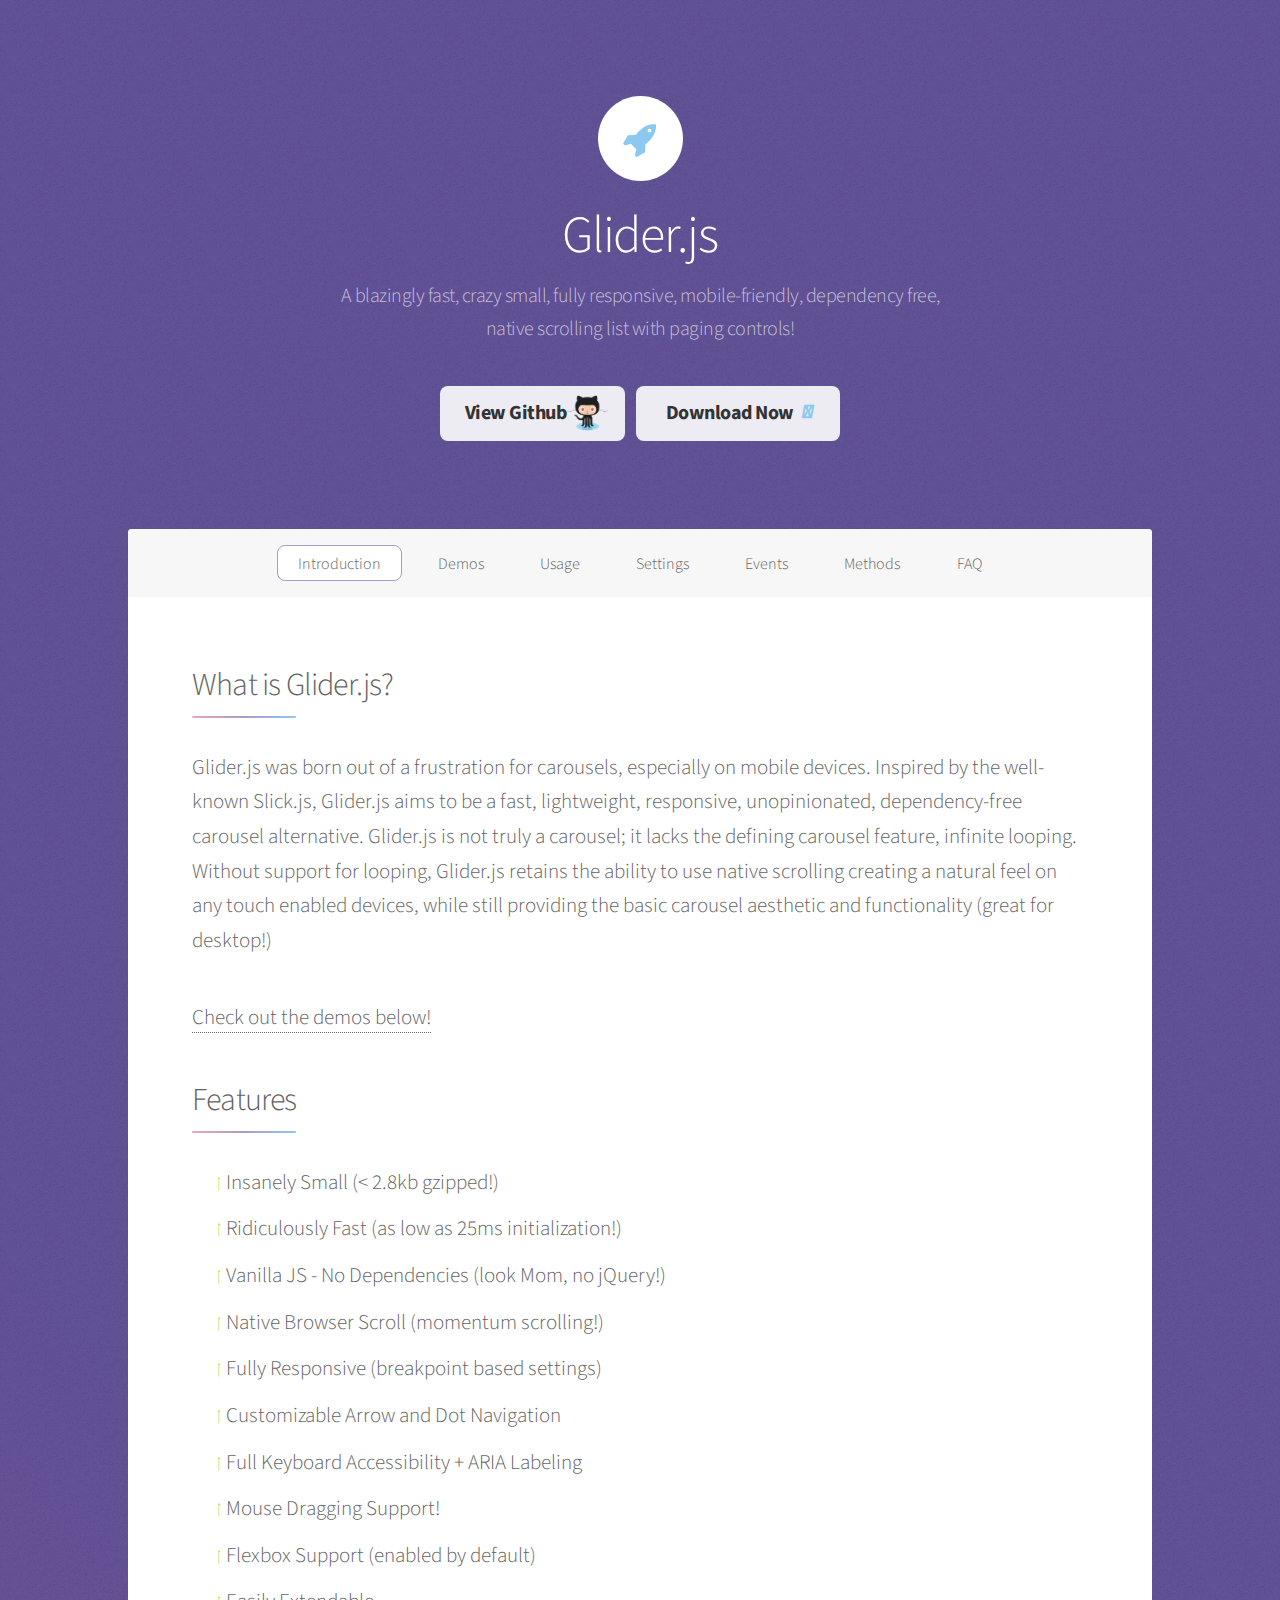
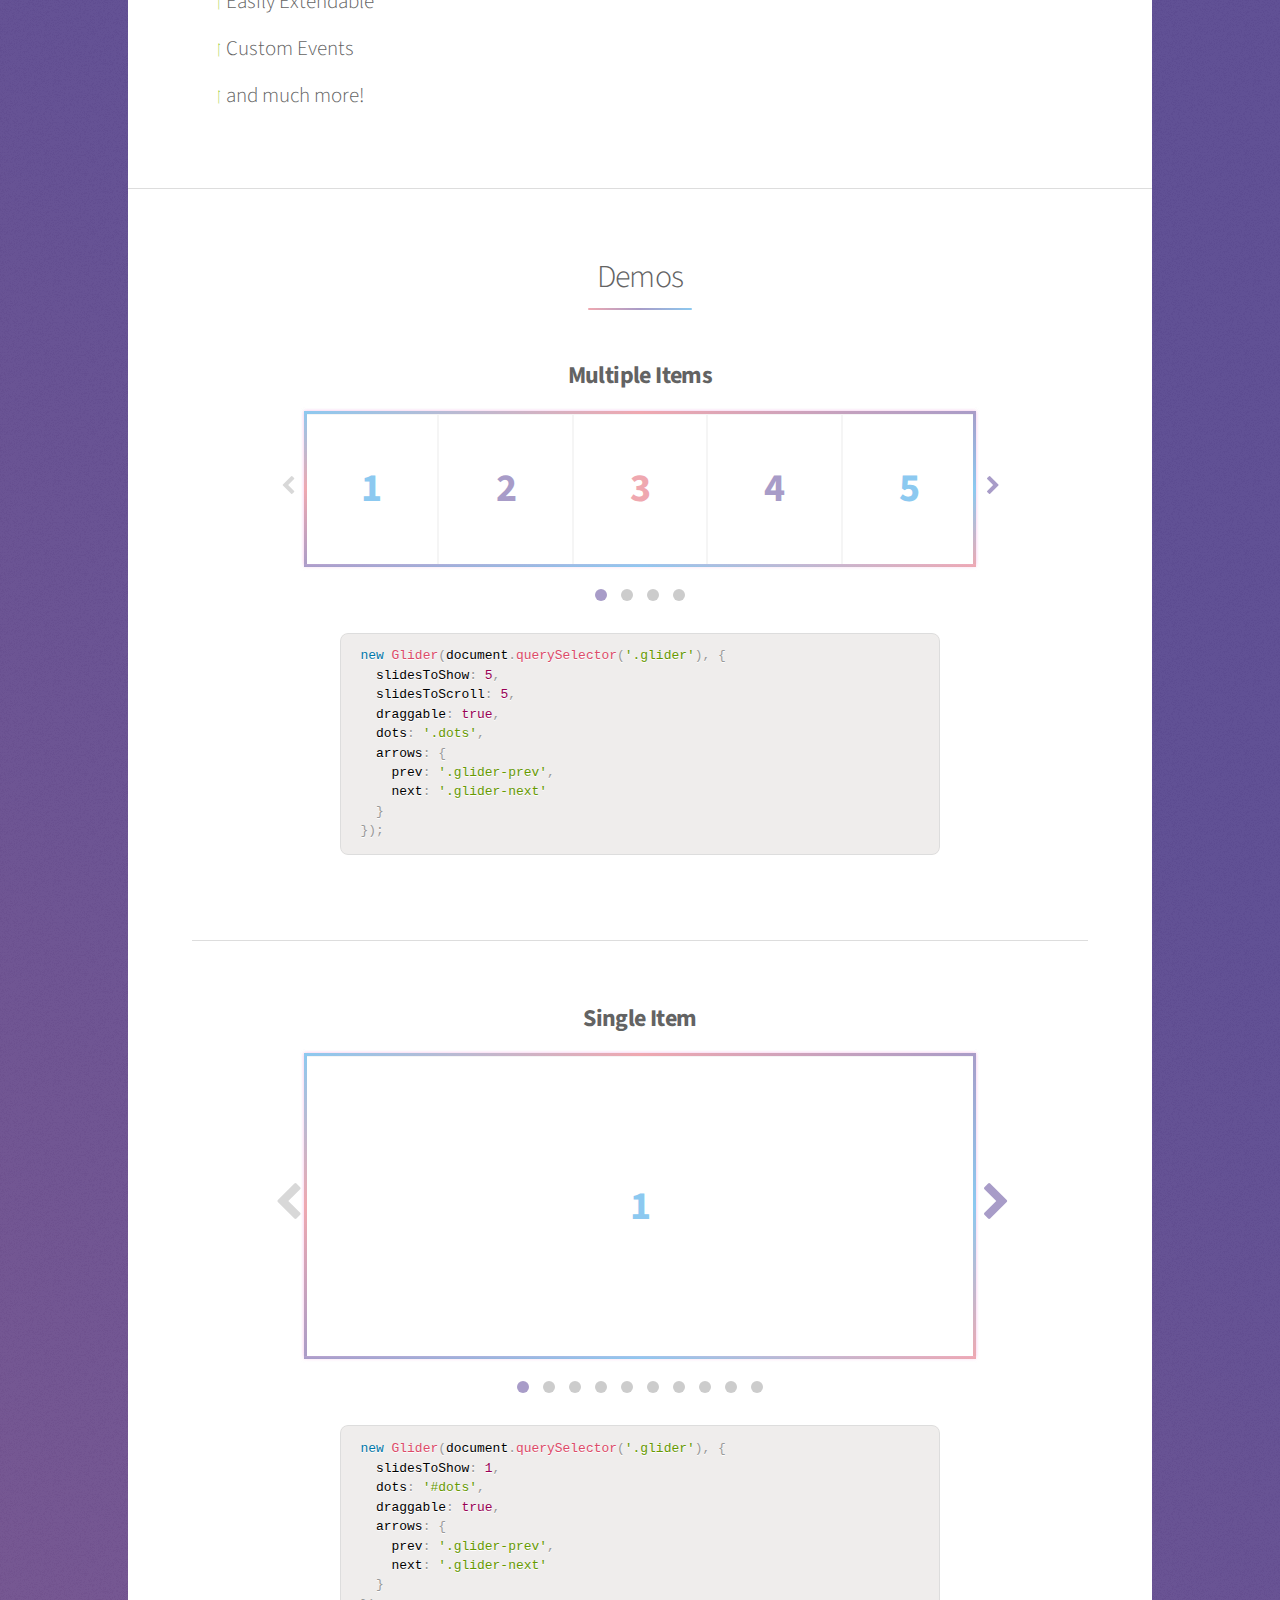
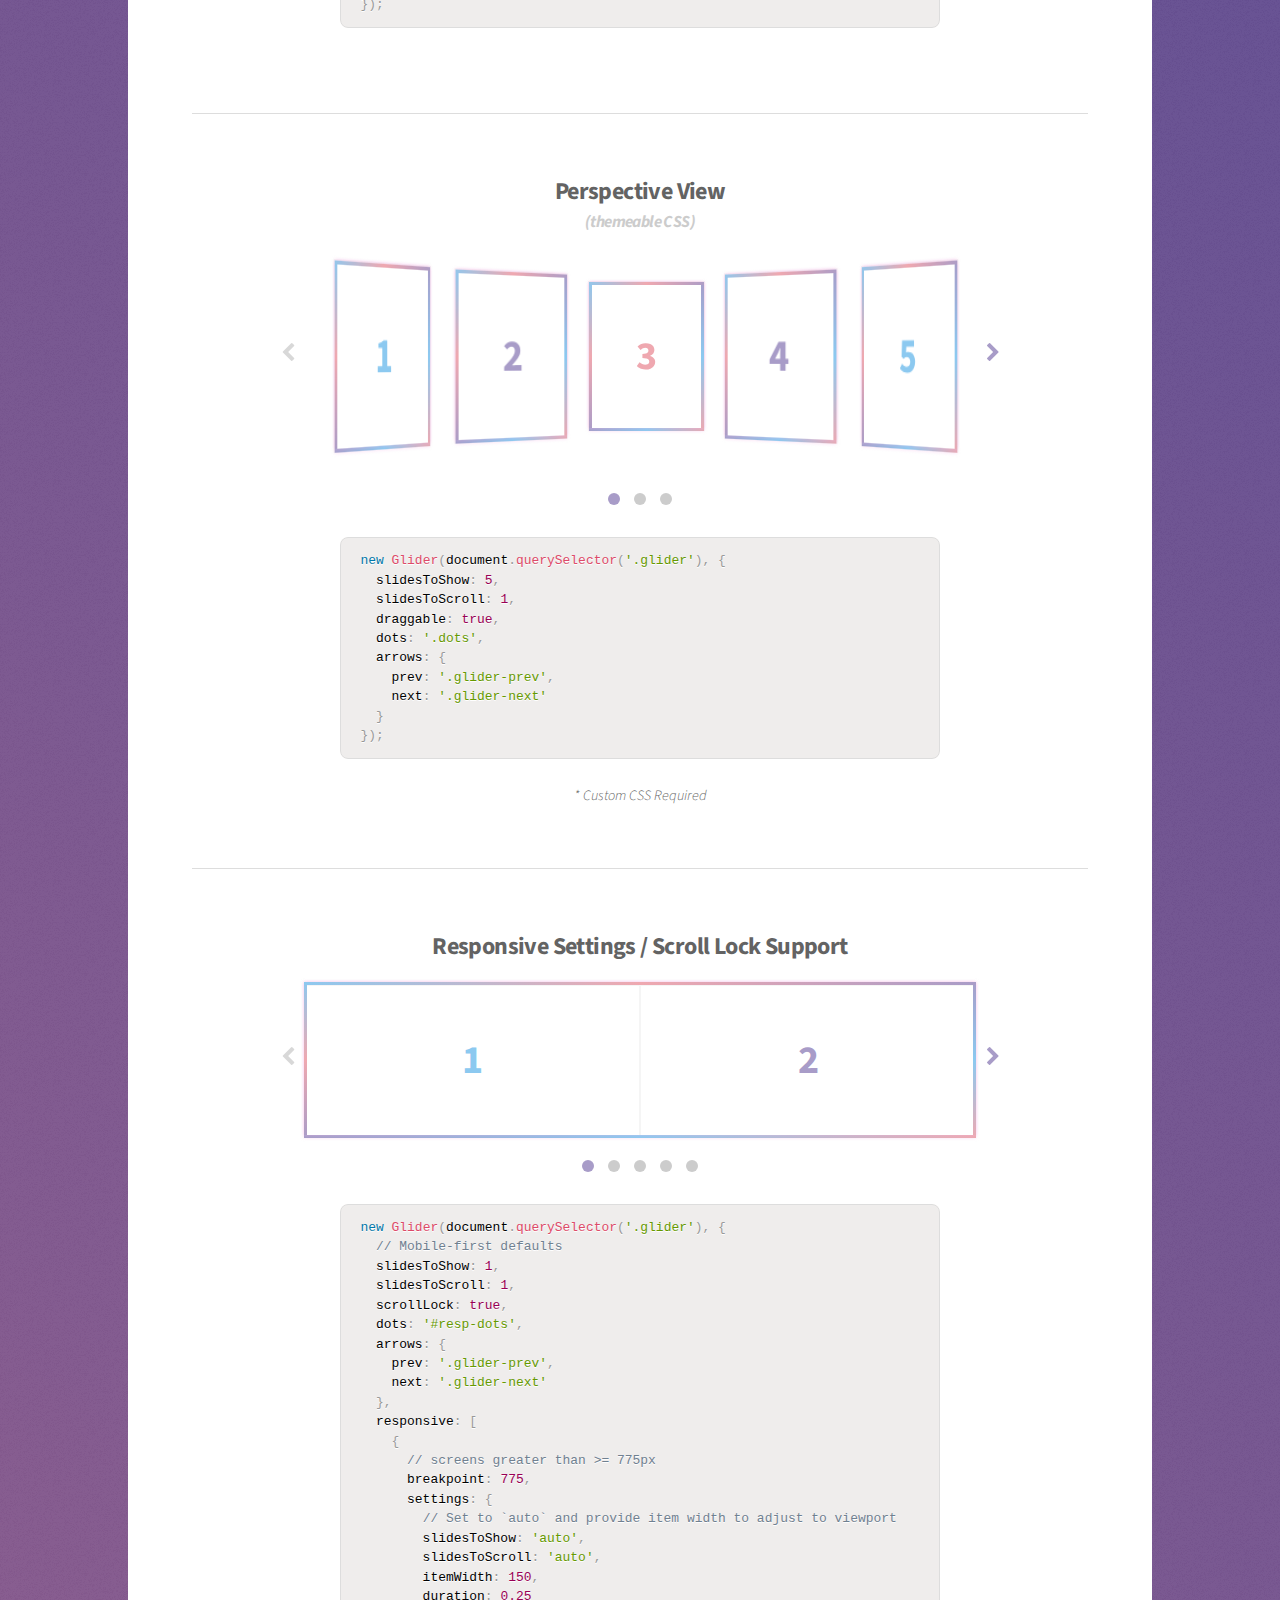
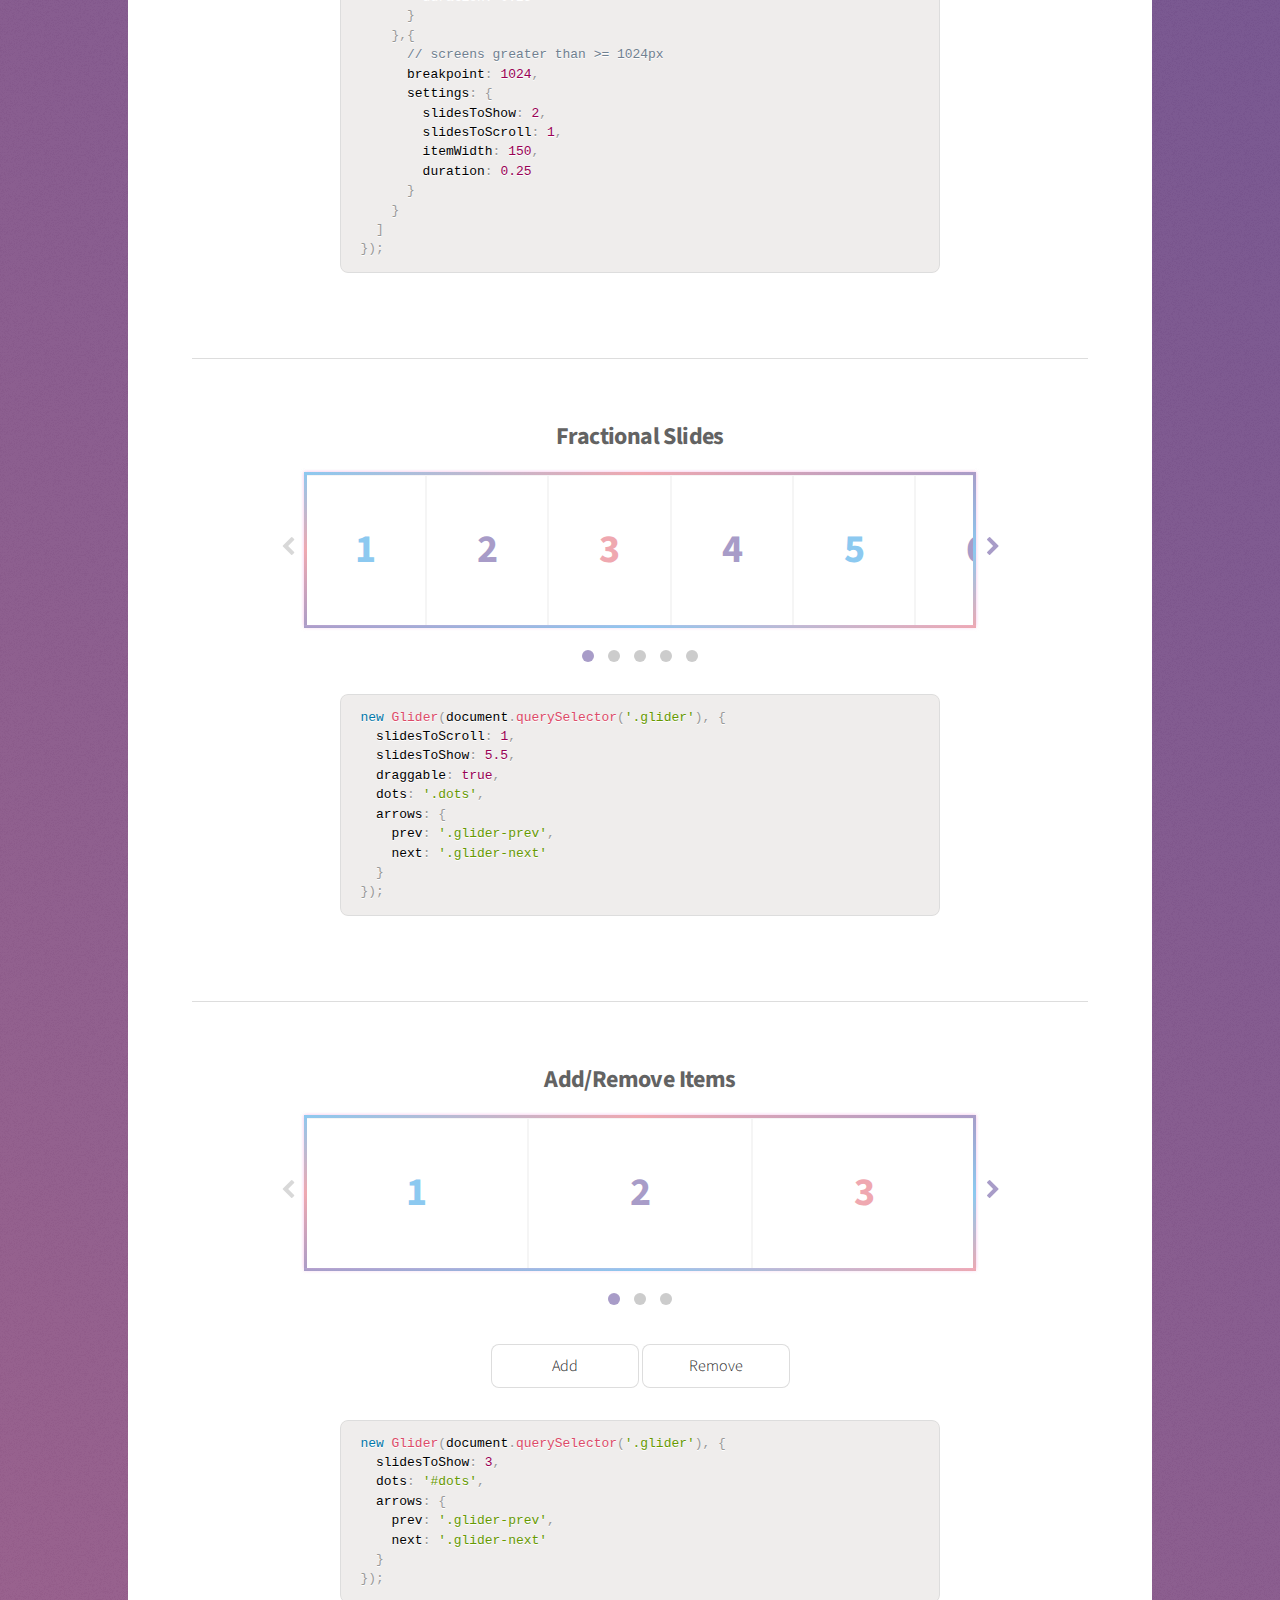
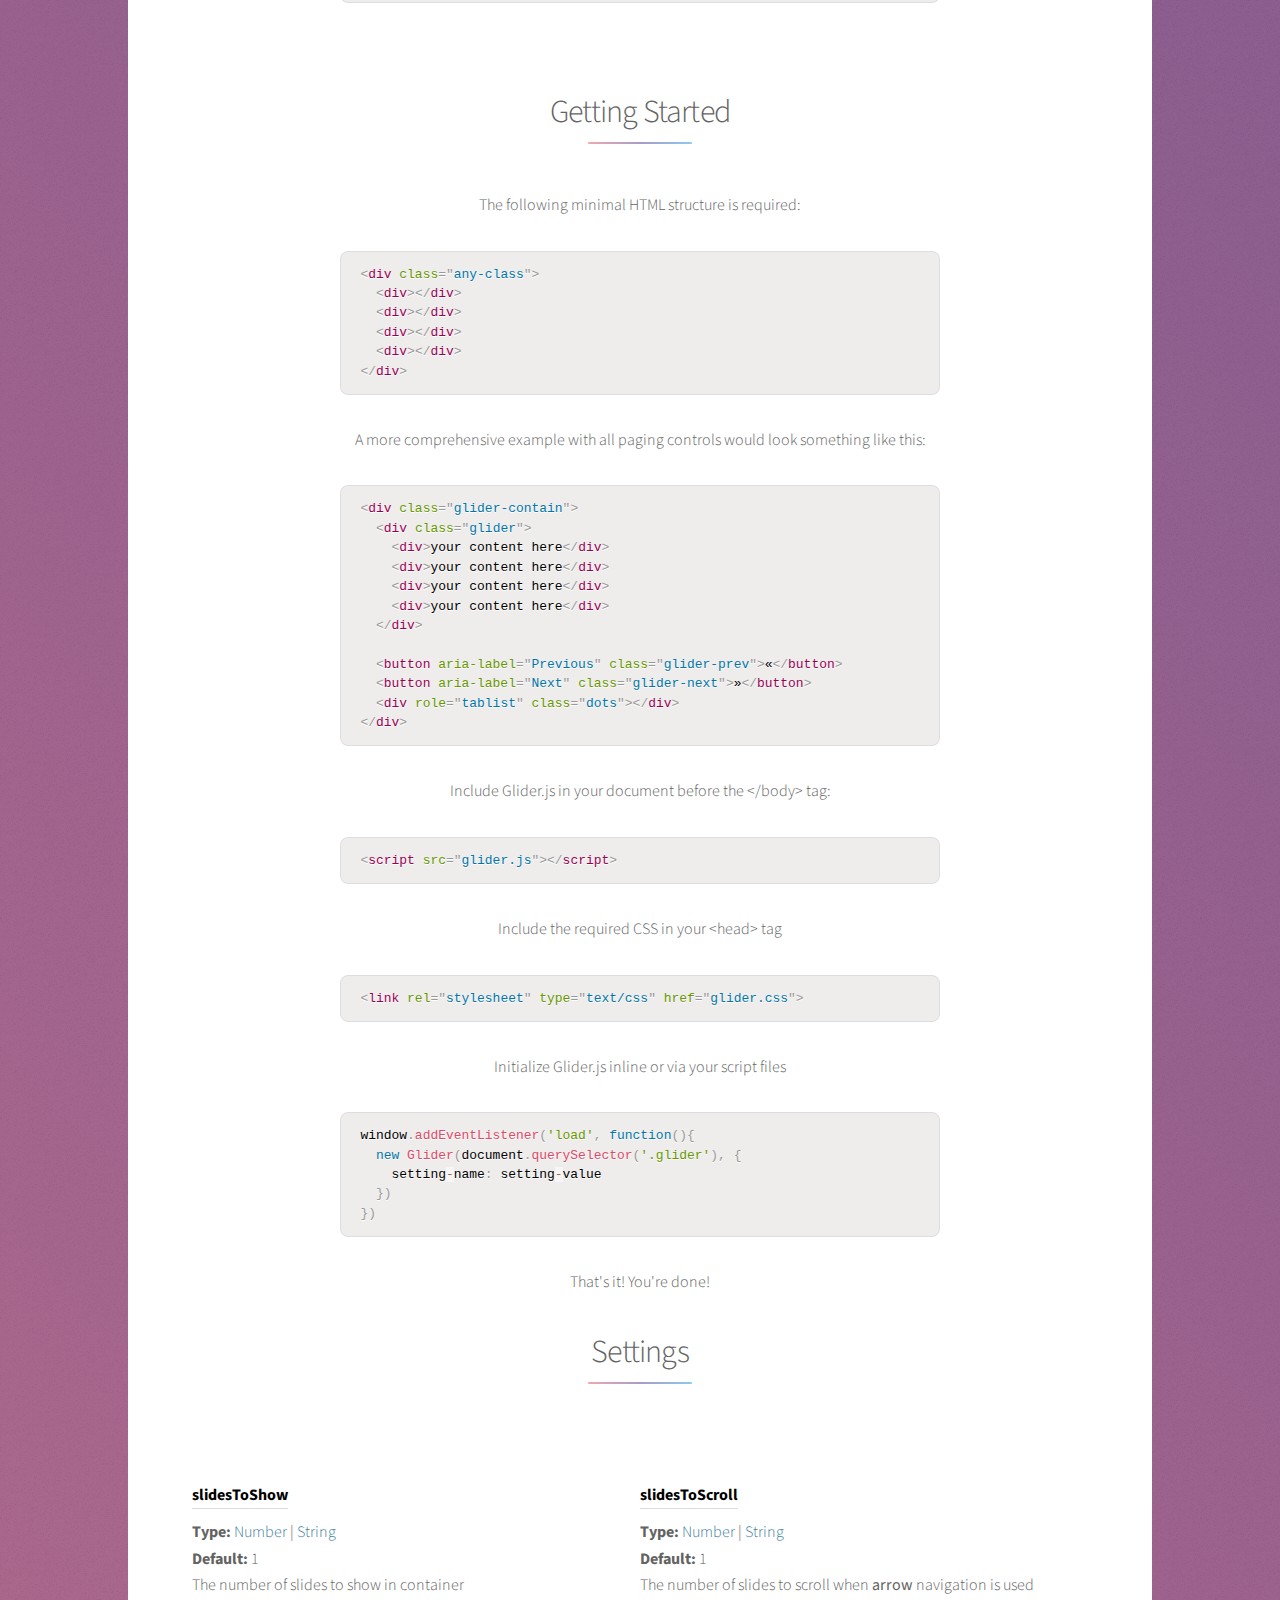
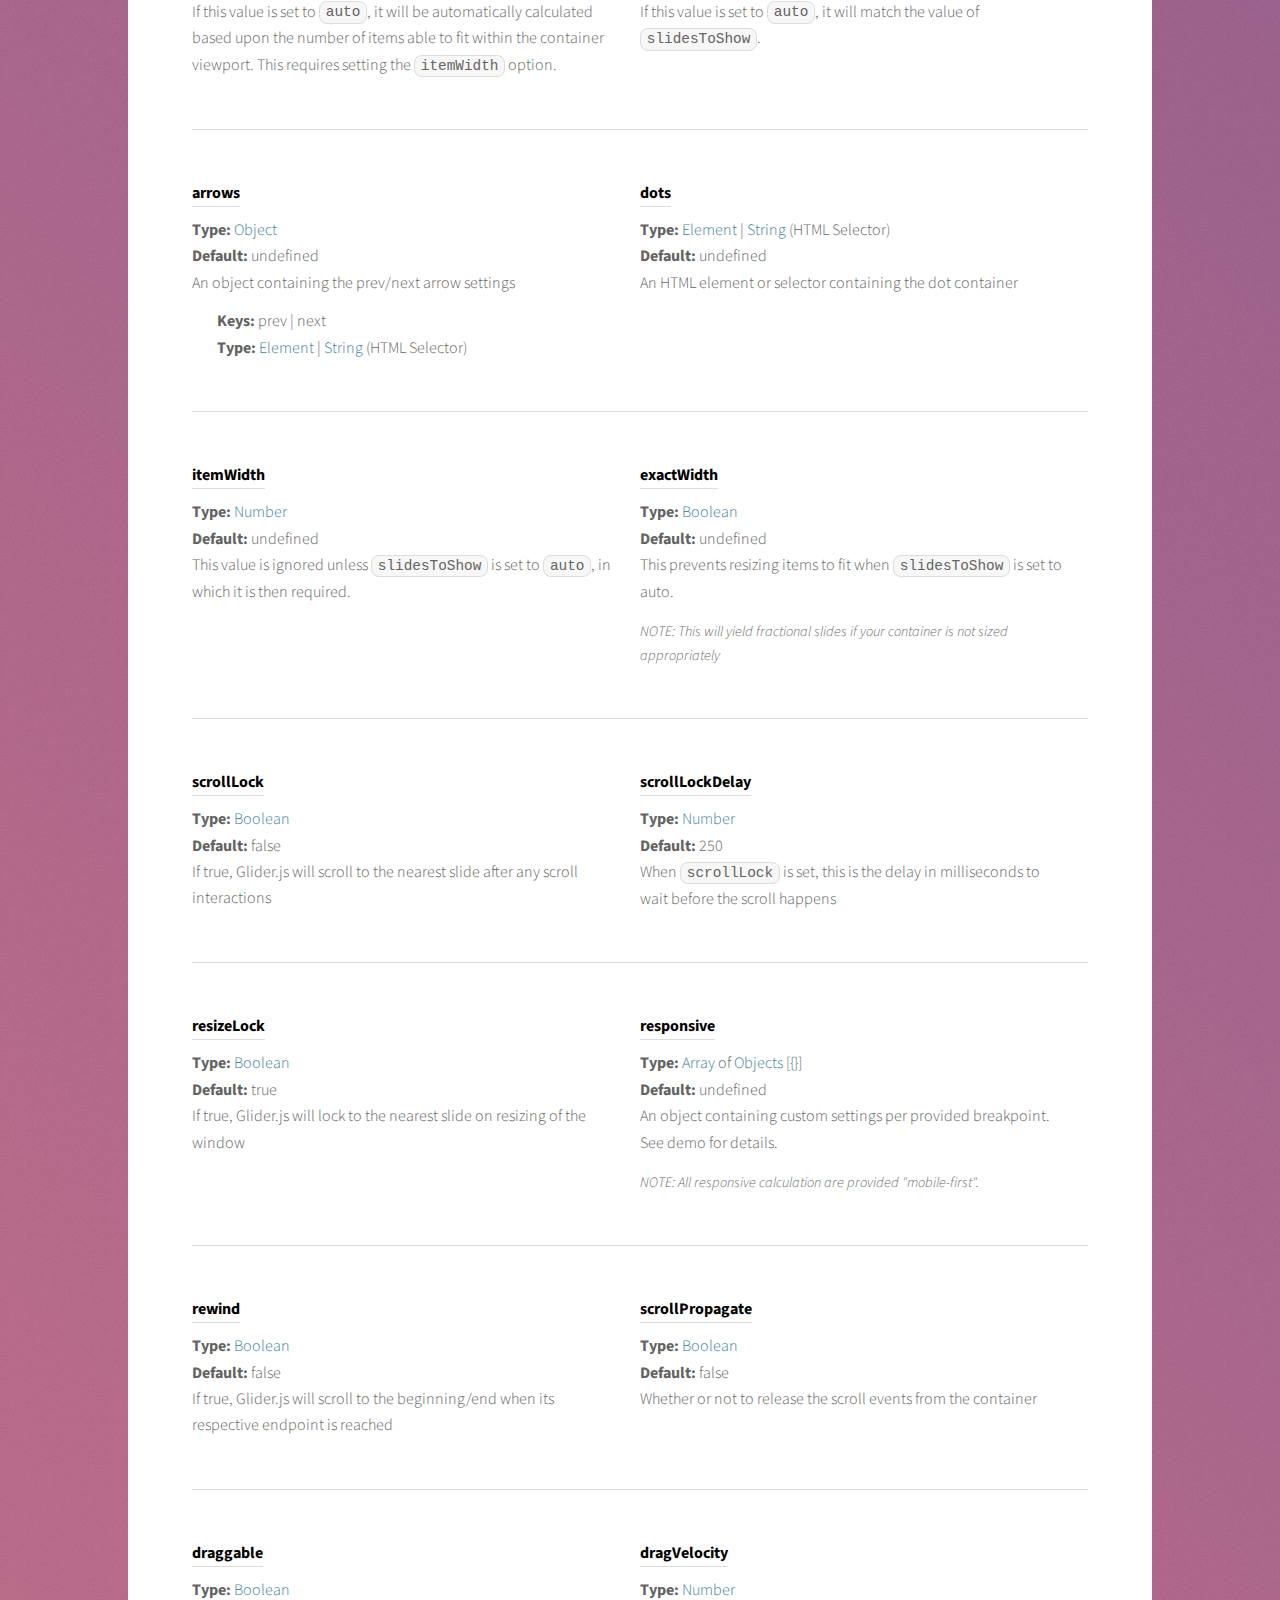
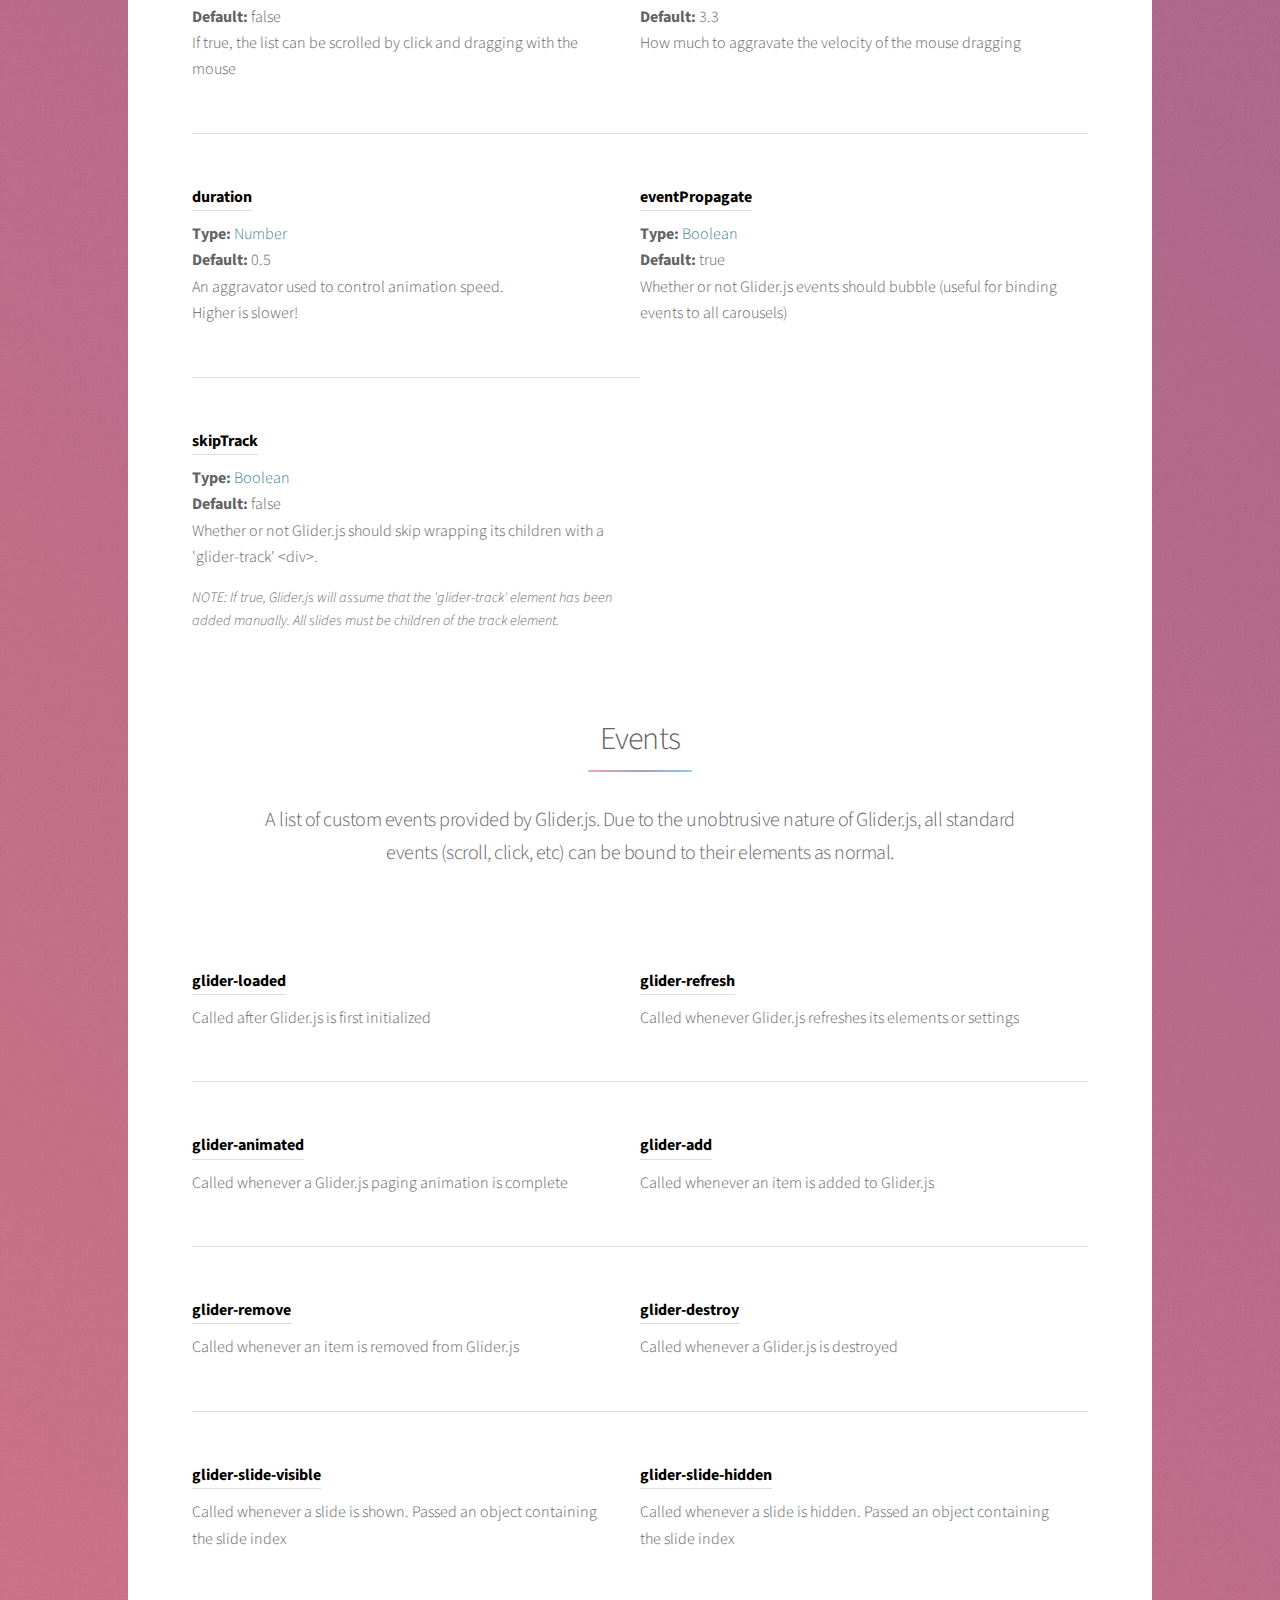
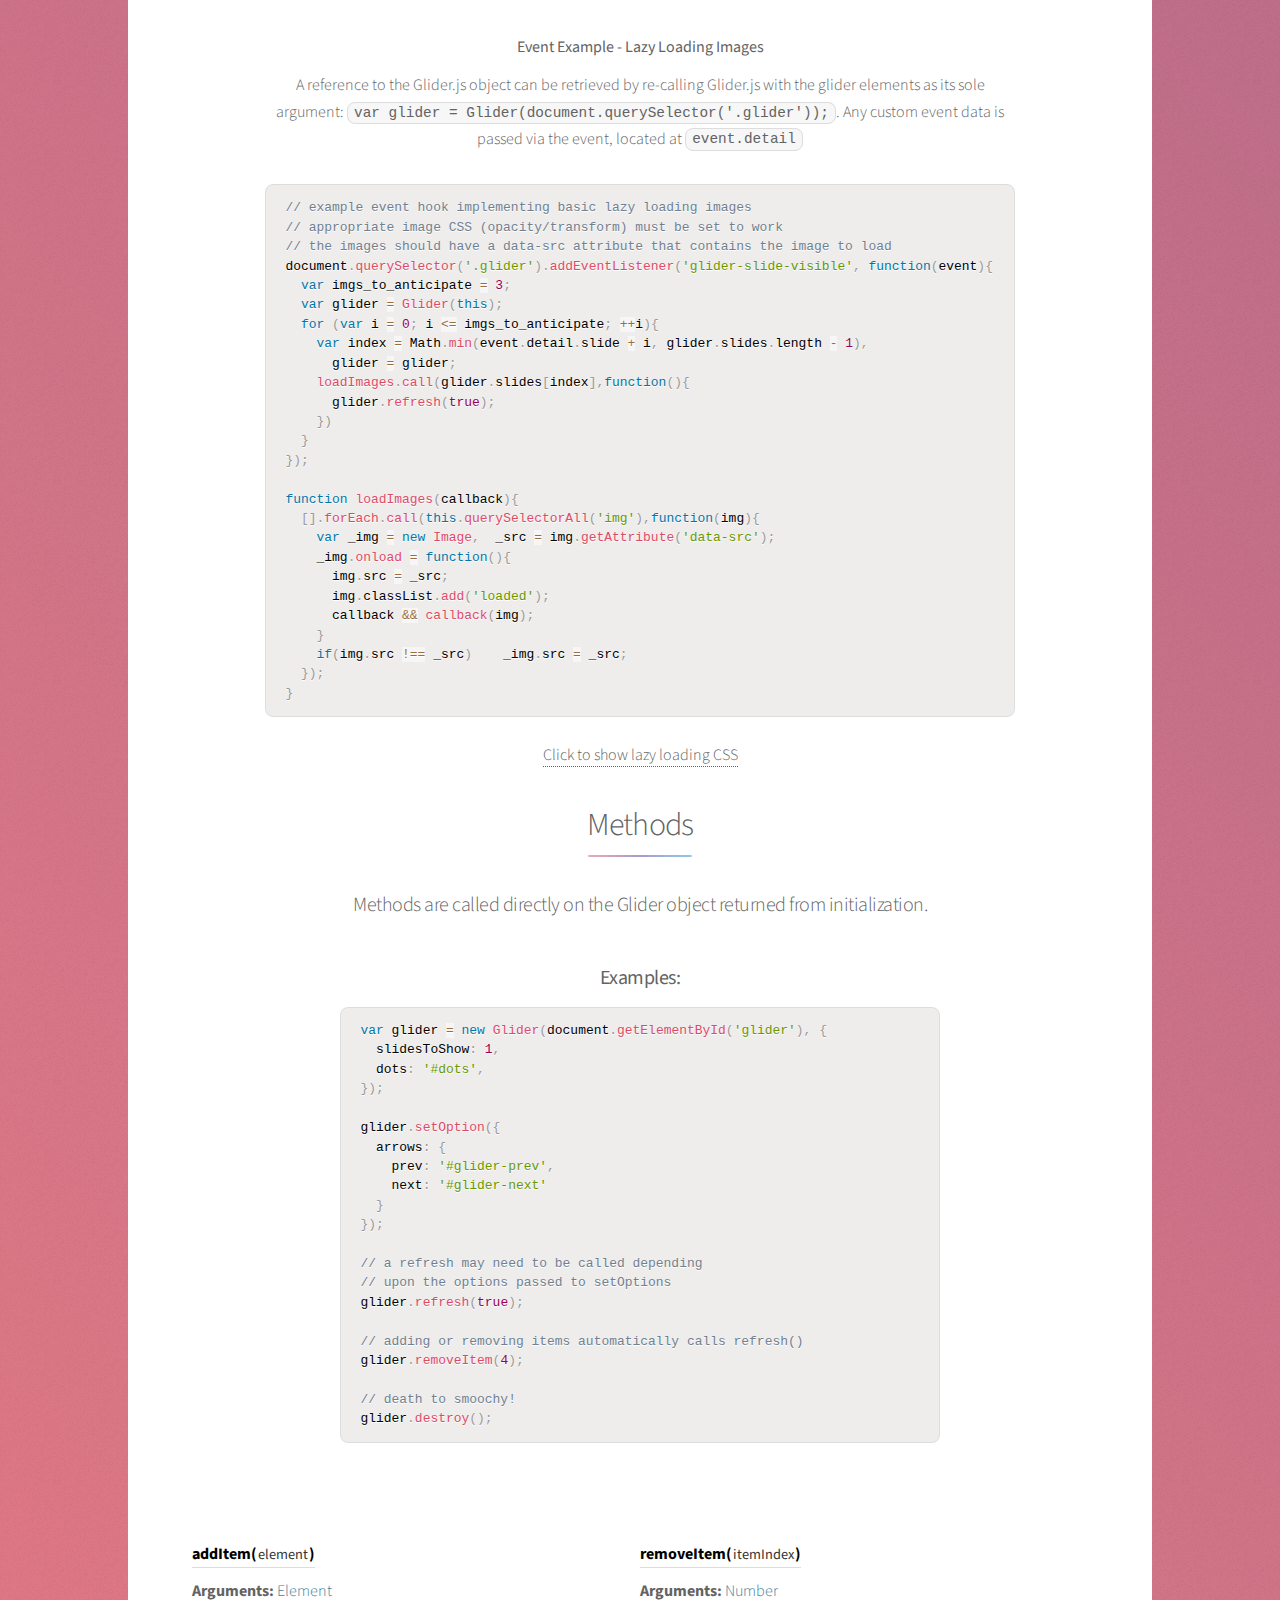
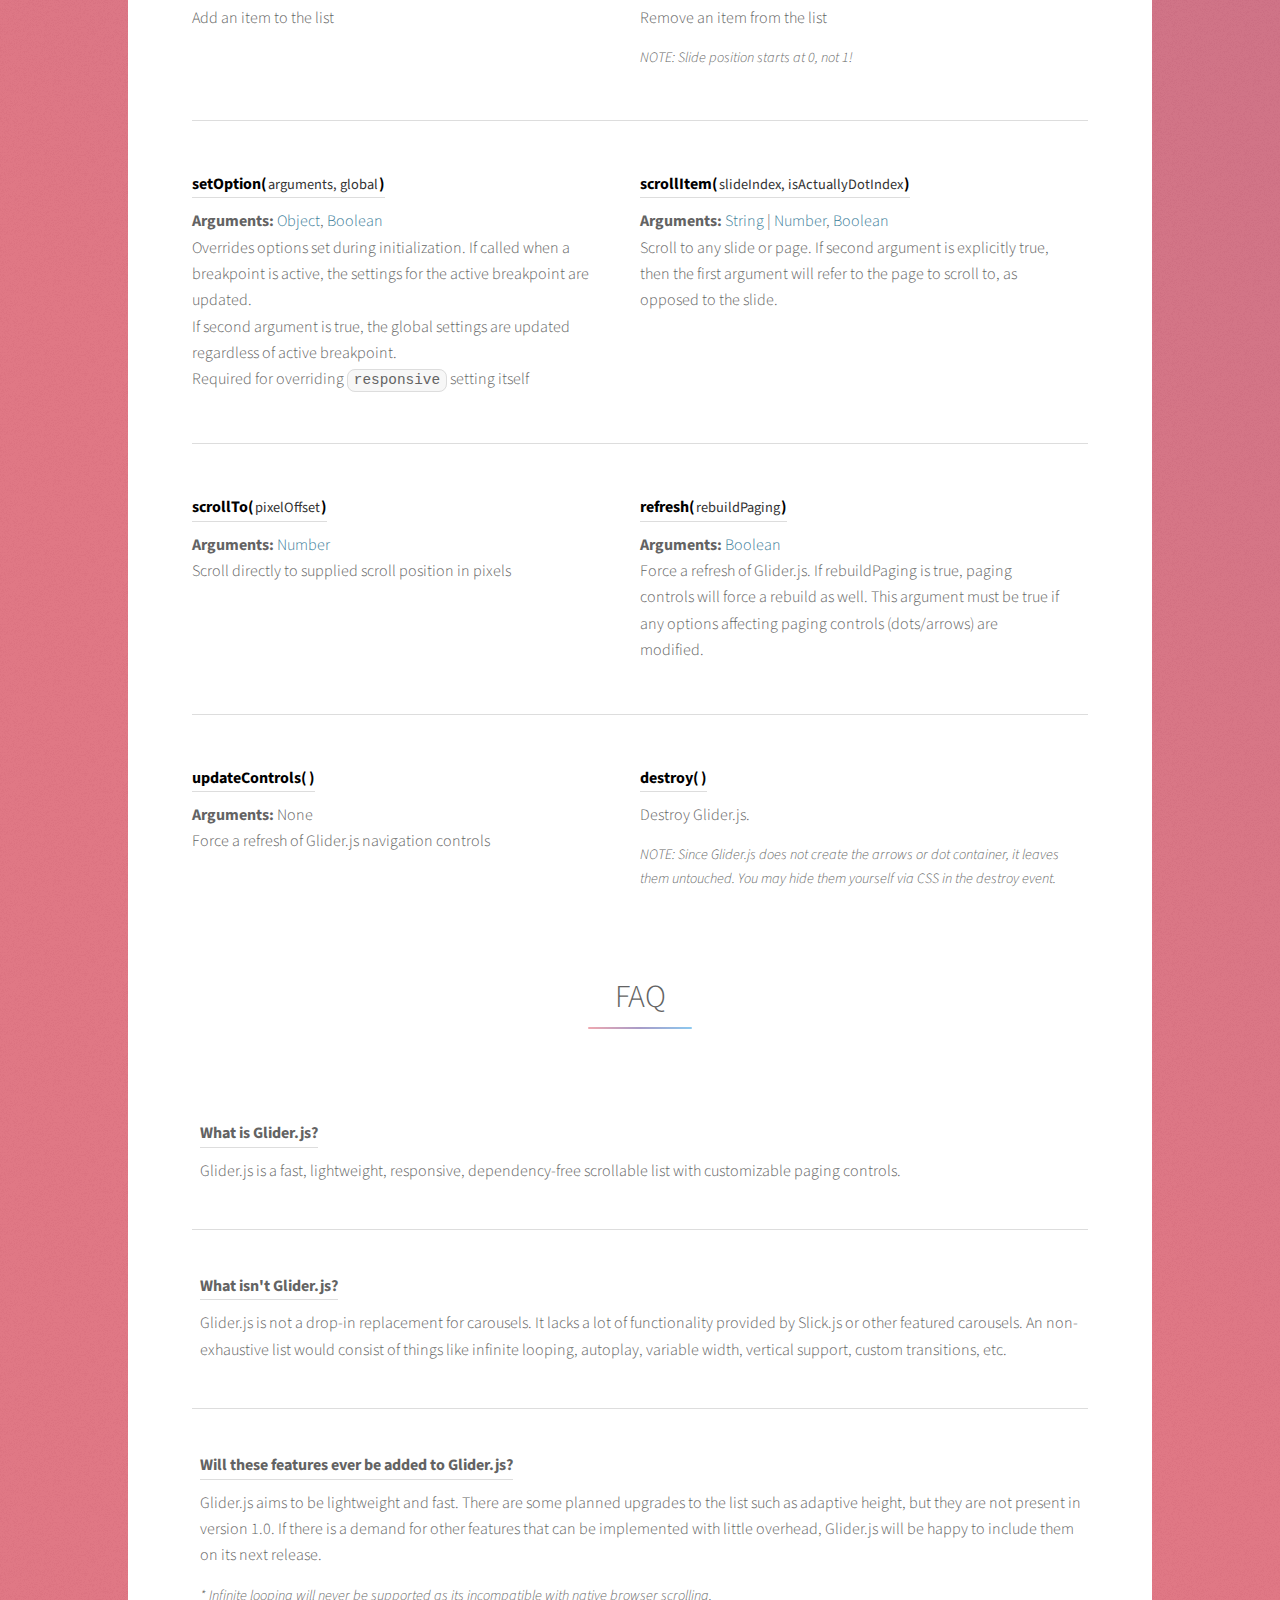
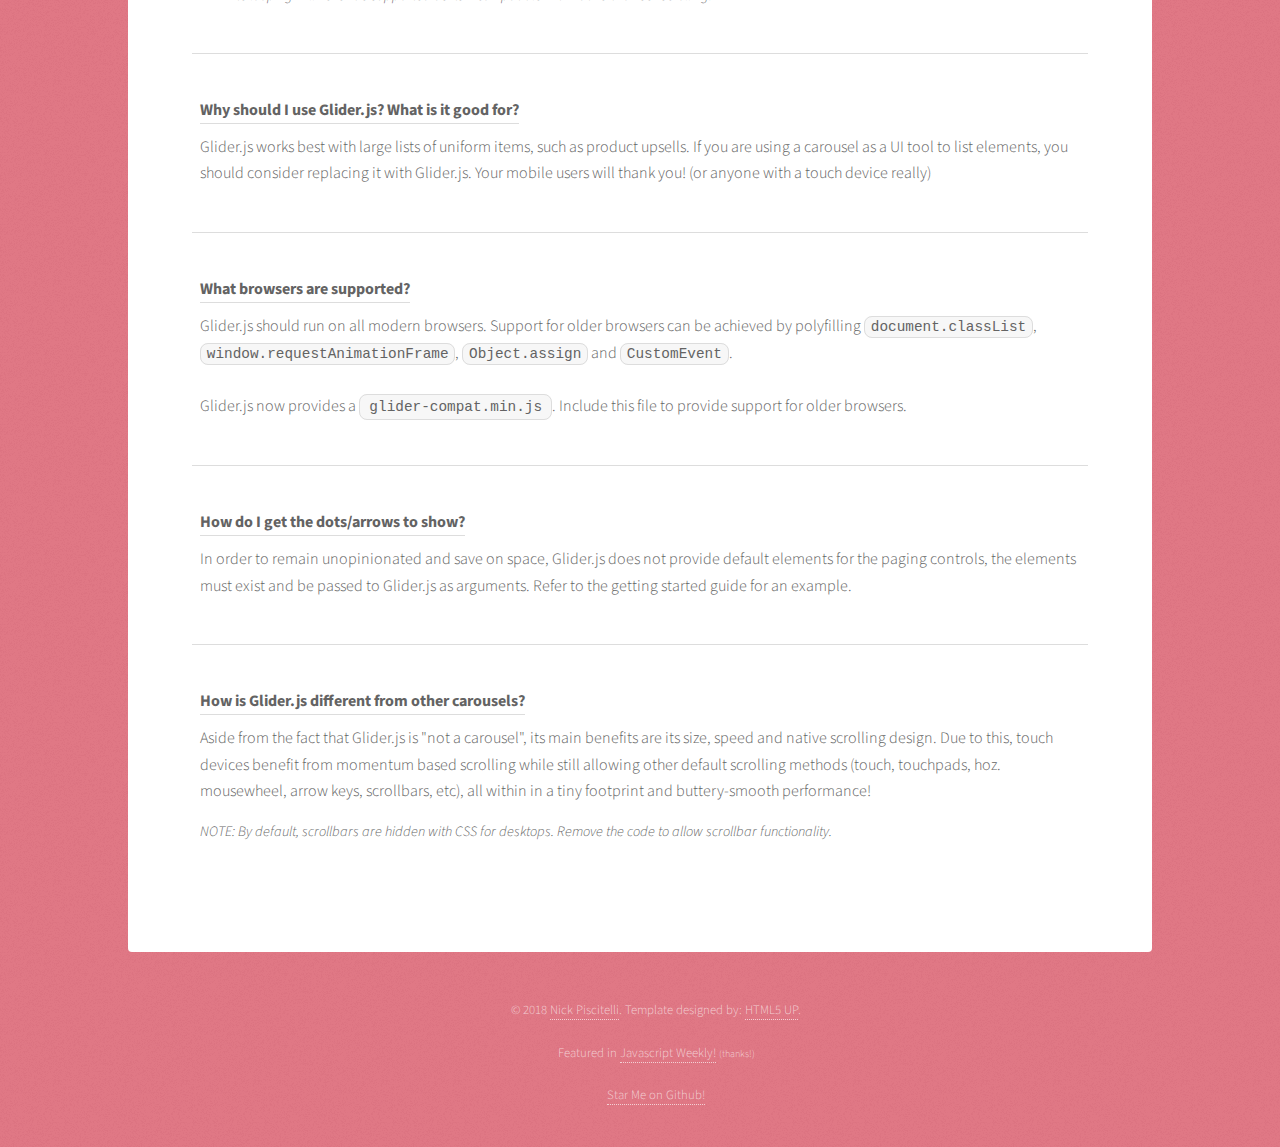
<file: src/main/java/com/movierating/client/resources/Glider/docs/index.html>
<!DOCTYPE HTML>
<html>
<head>
  <!--

    _____ __ _     __                _
   / ___// /(_)___/ /___  ____      (_)___
  / (_ // // // _  // -_)/ __/_    / /(_-<
  \___//_//_/ \_,_/ \__//_/  (_)__/ //___/
                               |___/

  Version: 1.5
  Author: Nick Piscitelli (pickykneee)
  Website: https://nickpiscitelli.com
  License: MIT License
  Release Date: October 25th, 2018

  -->
  <title>Glider.js - A fast, lightweight carousel alternative</title>
  <meta charset="utf-8" />
  <link rel="shortcut icon" href="favicon.ico" type="image/x-icon" />
  <meta name='viewport' content='width=device-width, initial-scale=1.0, maximum-scale=1.0, user-scalable=0' />
  <link rel="canonical" href="https://nickpiscitelli.github.io/Glider.js/" />
  <link rel="stylesheet" href="https://use.fontawesome.com/releases/v5.4.1/css/all.css" integrity="sha384-5sAR7xN1Nv6T6+dT2mhtzEpVJvfS3NScPQTrOxhwjIuvcA67KV2R5Jz6kr4abQsz" crossorigin="anonymous">
  <link rel="stylesheet" href="assets/css/prism.css" />
  <link rel="stylesheet" href="assets/css/main.css" />
  <link rel="canonical" href="https://nickpiscitelli.github.io/Glider.js" />
  <noscript>
    <link rel="stylesheet" href="assets/css/noscript.css" />
  </noscript>
  <script src="assets/js/glider-compat.min.js"></script>
  <script src="assets/js/glider.min.js"></script>
</head>

<body class="is-preload">

  <!-- Wrapper -->
  <div id="wrapper">

    <!-- Header -->
    <header id="header" class="alt">
      <span class="logo"><img src="images/logo.svg" alt="" /></span>
      <h1>Glider.js</h1>
      <p>
        A blazingly fast, crazy small, fully responsive, mobile-friendly, dependency free,
        native scrolling list with paging controls!
      </p>
      <p>
        <a href="https://github.com/NickPiscitelli/Glider.js" class="button github">
          <img class="octo" src="images/octo.png" > <span class="mobileHide">View</span> Github
        </a>
        &nbsp;
        <a onclick="ga('send','event','Download Button');" href="https://github.com/NickPiscitelli/Glider.js/archive/master.zip" class="button">
          Download <span class="mobileHide">Now</span>
        <i class="zip fas fa-download dl-icon"></i>
        </a>
      </p>
    </header>

    <!-- Nav -->
    <nav id="nav">
      <ul>
        <li><a href="#intro" class="active">Introduction</a></li>
        <li><a href="#demos">Demos</a></li>
        <li><a href="#usage">Usage</a></li>
        <li><a href="#settings">Settings</a></li>
        <li><a href="#events">Events</a></li>
        <li><a href="#methods">Methods</a></li>
        <li><a href="#faq">FAQ</a></li>
      </ul>
    </nav>
    <!-- Main -->
    <div id="main">
      <!-- Introduction -->
      <section id="intro" class="main">
        <div class="spotlight">
          <div class="content">
            <header class="major">
              <h2>What is Glider.js?</h2>
            </header>
            <p>
              Glider.js was born out of a frustration for carousels, especially on mobile devices. Inspired by the well-known Slick.js, Glider.js aims
              to be a fast, lightweight, responsive, unopinionated, dependency-free carousel alternative. Glider.js is not truly a carousel; it lacks
              the defining carousel feature, infinite looping. Without support for looping, Glider.js retains the ability to use native scrolling creating
              a natural feel on any touch enabled devices, while still providing the basic carousel aesthetic and functionality (great for desktop!)
            </p>
            <p>
              <a href="#demos" class="smooth-scroll">Check out the demos below!</a>
            </p>

            <header class="major">
              <h2>Features</h2>
            </header>
            <ul class="script-features">
              <li><i class="fas fa-check"></i>Insanely Small (&lt; 2.8kb gzipped!)</li>
              <li><i class="fas fa-check"></i>Ridiculously Fast (as low as 25ms initialization!)</li>
              <li><i class="fas fa-check"></i>Vanilla JS - No Dependencies (look Mom, no jQuery!)</li>
              <li><i class="fas fa-check"></i>Native Browser Scroll (momentum scrolling!)</li>
              <li><i class="fas fa-check"></i>Fully Responsive (breakpoint based settings)</li>
              <li><i class="fas fa-check"></i>Customizable Arrow and Dot Navigation</li>
              <li><i class="fas fa-check"></i>Full Keyboard Accessibility + ARIA Labeling</li>
              <li><i class="fas fa-check"></i>Mouse Dragging Support!</li>
              <li><i class="fas fa-check"></i>Flexbox Support (enabled by default)</li>
              <li><i class="fas fa-check"></i>Easily Extendable</li>
              <li><i class="fas fa-check"></i>Custom Events</li>
              <li><i class="fas fa-check"></i>and much more!</li>
            </ul>
          </div>
        </div>
      </section>

      <!-- First Section -->
      <section id="demos" class="main special">
        <header class="major">
          <h2>Demos</h2>
        </header>

        <div class="demo first">
          <h2>Multiple Items</h2>
          <div data-name="Multiple Item" class="glider-contain multiple">
            <div class="gradient-border-bottom">
              <div class="gradient-border">
                <div class="glider" id="glider-double">
                  <div><h1>1</h1></div>
                  <div><h1>2</h1></div>
                  <div><h1>3</h1></div>
                  <div><h1>4</h1></div>
                  <div><h1>5</h1></div>
                  <div><h1>6</h1></div>
                  <div><h1>7</h1></div>
                  <div><h1>8</h1></div>
                  <div><h1>9</h1></div>
                  <div><h1>10</h1></div>
                  <div><h1>11</h1></div>
                  <div><h1>12</h1></div>
                  <div><h1>13</h1></div>
                  <div><h1>14</h1></div>
                  <div><h1>15</h1></div>
                  <div><h1>16</h1></div>
                  <div><h1>17</h1></div>
                  <div><h1>18</h1></div>
                </div>
              </div>
            </div>
            <button role="button" aria-label="Previous" class="glider-prev" id="glider-prev-2"><i class="fa fa-chevron-left"></i></i></button>
            <button role="button" aria-label="Next" class="glider-next" id="glider-next-2"><i class="fa fa-chevron-right"></i></i></button>
            <div id="dots2"></div>
          </div>
          <script>
            window.addEventListener('load', function () {
              window.glides = new Glider(document.getElementById('glider-double'), {
                slidesToShow: 5,
                slidesToScroll: 5,
                draggable: true,
                dots: '#dots2',
                arrows: {
                  prev: '#glider-prev-2',
                  next: '#glider-next-2'
                }
              })
            });
          </script>
          <pre class="line-numbers language-javascript">
            <code class="line-numbers language-javascript">
              new Glider(document.querySelector('.glider'), {
                slidesToShow: 5,
                slidesToScroll: 5,
                draggable: true,
                dots: '.dots',
                arrows: {
                  prev: '.glider-prev',
                  next: '.glider-next'
                }
              });
            </code>
          </pre>
        </div>


        <div class="demo">
          <h2>Single Item</h2>
          <div data-name="Single Item" class="glider-contain">
            <div class="gradient-border-bottom">
              <div class="gradient-border">
                <div class="glider" id="glider-single">
                  <div><h1>1</h1></div>
                  <div><h1>2</h1></div>
                  <div><h1>3</h1></div>
                  <div><h1>4</h1></div>
                  <div><h1>5</h1></div>
                  <div><h1>6</h1></div>
                  <div><h1>7</h1></div>
                  <div><h1>8</h1></div>
                  <div><h1>9</h1></div>
                  <div><h1>10</h1></div>
                </div>
              </div>
            </div>
            <button role="button" aria-label="Previous" class="glider-prev" id="glider-prev"><i class="fa fa-chevron-left"></i></i></button>
            <button role="button" aria-label="Next" class="glider-next" id="glider-next"><i class="fa fa-chevron-right"></i></i></button>
            <div id="dots"></div>
          </div>
          <script>
            window.addEventListener('load', function(){
              new Glider(document.getElementById('glider-single'), {
                slidesToShow: 1,
                dots: '#dots',
                draggable: true,
                arrows: {
                  prev: '#glider-prev',
                  next: '#glider-next'
                },
                easing: function (x, t, b, c, d) {
                  return c*(t/=d)*t + b;
                }
              });
            });
          </script>

          <pre class="line-numbers language-javascript">
            <code class="line-numbers language-javascript">
              new Glider(document.querySelector('.glider'), {
                slidesToShow: 1,
                dots: '#dots',
                draggable: true,
                arrows: {
                  prev: '.glider-prev',
                  next: '.glider-next'
                }
              });
            </code>
          </pre>
        </div>

        <div class="demo persp">
          <h2>Perspective View<span class="aside">(themeable CSS)</span></h2>
          <div data-name="Perspective View" class="glider-contain multiple">
            <div class="glider glider-persp" id="glider-persp">
              <div><div class="gradient-border-bottom"><div class="gradient-border"><h1>1</h1></div></div></div>
              <div><div class="gradient-border-bottom"><div class="gradient-border"><h1>2</h1></div></div></div>
              <div><div class="gradient-border-bottom"><div class="gradient-border"><h1>3</h1></div></div></div>
              <div><div class="gradient-border-bottom"><div class="gradient-border"><h1>4</h1></div></div></div>
              <div><div class="gradient-border-bottom"><div class="gradient-border"><h1>5</h1></div></div></div>
              <div><div class="gradient-border-bottom"><div class="gradient-border"><h1>6</h1></div></div></div>
              <div><div class="gradient-border-bottom"><div class="gradient-border"><h1>7</h1></div></div></div>
              <div><div class="gradient-border-bottom"><div class="gradient-border"><h1>8</h1></div></div></div>
              <div><div class="gradient-border-bottom"><div class="gradient-border"><h1>9</h1></div></div></div>
              <div><div class="gradient-border-bottom"><div class="gradient-border"><h1>10</h1></div></div></div>
              <div><div class="gradient-border-bottom"><div class="gradient-border"><h1>11</h1></div></div></div>
              <div><div class="gradient-border-bottom"><div class="gradient-border"><h1>12</h1></div></div></div>
              <div><div class="gradient-border-bottom"><div class="gradient-border"><h1>13</h1></div></div></div>
              <div><div class="gradient-border-bottom"><div class="gradient-border"><h1>14</h1></div></div></div>
              <div><div class="gradient-border-bottom"><div class="gradient-border"><h1>15</h1></div></div></div>
            </div>
            <button role="button" aria-label="Previous" class="glider-prev" id="glider-prev-per"><i class="fa fa-chevron-left"></i></i></button>
            <button role="button" aria-label="Next" class="glider-next" id="glider-next-per"><i class="fa fa-chevron-right"></i></i></button>
            <div id="dots-per"></div>
          </div>
          <script>
            window.addEventListener('load', function () {
              window.glides = new Glider(document.getElementById('glider-persp'), {
                slidesToShow: 5,
                slidesToScroll: 1,
                draggable: true,
                dots: '#dots-per',
                arrows: {
                  prev: '#glider-prev-per',
                  next: '#glider-next-per'
                }
              })
            });
          </script>
          <pre class="line-numbers language-javascript">
            <code class="line-numbers language-javascript">
              new Glider(document.querySelector('.glider'), {
                slidesToShow: 5,
                slidesToScroll: 1,
                draggable: true,
                dots: '.dots',
                arrows: {
                  prev: '.glider-prev',
                  next: '.glider-next'
                }
              });
            </code>
          </pre>
          <span class="aside">* Custom CSS Required</span>
        </div>
        <div class="demo">
          <h2>Responsive Settings / Scroll Lock Support</h2>
          <div data-name="Responsive Settings" class="glider-contain multiple">
            <div class="gradient-border-bottom">
              <div class="gradient-border">
                <div class="glider" id="glider-resp">
                  <div><h1>1</h1></div>
                  <div><h1>2</h1></div>
                  <div><h1>3</h1></div>
                  <div><h1>4</h1></div>
                  <div><h1>5</h1></div>
                  <div><h1>6</h1></div>
                  <div><h1>7</h1></div>
                  <div><h1>8</h1></div>
                  <div><h1>9</h1></div>
                  <div><h1>10</h1></div>
                </div>
              </div>
            </div>
            <button role="button" aria-label="Previous" class="glider-prev" id="glider-prev-resp"><i class="fa fa-chevron-left"></i></i></button>
            <button role="button" aria-label="Next" class="glider-next" id="glider-next-resp"><i class="fa fa-chevron-right"></i></i></button>
            <div id="resp-dots"></div>
          </div>
          <script>
            window.addEventListener('load',function(){
              new Glider(document.querySelector('#glider-resp'), {
                // Mobile-first defaults
                slidesToShow: 1,
                slidesToScroll: 1,
                scrollLock: true,
                dots: '#resp-dots',
                arrows: {
                  prev: '#glider-prev-resp',
                  next: '#glider-next-resp'
                },
                responsive: [
                  {
                    breakpoint: 775,
                    settings: {
                      slidesToShow: 'auto',
                      slidesToScroll: 'auto',
                      itemWidth: 150,
                      duration: 0.25
                    }
                  },{
                    breakpoint: 1024,
                    settings: {
                      slidesToShow: 2,
                      slidesToScroll: 1,
                      itemWidth: 150,
                      duration: 0.25
                    }
                  }
                ]
              })
            });
          </script>

          <pre class="line-numbers language-javascript">
            <code class="line-numbers language-javascript">
              new Glider(document.querySelector('.glider'), {
                // Mobile-first defaults
                slidesToShow: 1,
                slidesToScroll: 1,
                scrollLock: true,
                dots: '#resp-dots',
                arrows: {
                  prev: '.glider-prev',
                  next: '.glider-next'
                },
                responsive: [
                  {
                    // screens greater than >= 775px
                    breakpoint: 775,
                    settings: {
                      // Set to `auto` and provide item width to adjust to viewport
                      slidesToShow: 'auto',
                      slidesToScroll: 'auto',
                      itemWidth: 150,
                      duration: 0.25
                    }
                  },{
                    // screens greater than >= 1024px
                    breakpoint: 1024,
                    settings: {
                      slidesToShow: 2,
                      slidesToScroll: 1,
                      itemWidth: 150,
                      duration: 0.25
                    }
                  }
                ]
              });
            </code>
          </pre>
        </div>

        <div class="demo">
          <h2>Fractional Slides</h2>
          <div data-name="Fractional Slides" class="glider-contain multiple">
            <div class="gradient-border-bottom">
              <div class="gradient-border">
                <div class="glider" id="glider-cut">
                  <div><h1>1</h1></div>
                  <div><h1>2</h1></div>
                  <div><h1>3</h1></div>
                  <div><h1>4</h1></div>
                  <div><h1>5</h1></div>
                  <div><h1>6</h1></div>
                  <div><h1>7</h1></div>
                  <div><h1>8</h1></div>
                  <div><h1>9</h1></div>
                  <div><h1>10</h1></div>
                  <div><h1>11</h1></div>
                  <div><h1>12</h1></div>
                  <div><h1>13</h1></div>
                  <div><h1>14</h1></div>
                  <div><h1>15</h1></div>
                  <div><h1>16</h1></div>
                  <div><h1>17</h1></div>
                  <div><h1>18</h1></div>
                  <div><h1>19</h1></div>
                  <div><h1>20</h1></div>
                  <div><h1>21</h1></div>
                  <div><h1>22</h1></div>
                  <div><h1>23</h1></div>
                  <div><h1>24</h1></div>
                </div>
              </div>
            </div>
            <button role="button" aria-label="Previous" class="glider-prev" id="cut-prev"><i class="fa fa-chevron-left"></i></i></button>
            <button role="button" aria-label="Next" class="glider-next" id="cut-next"><i class="fa fa-chevron-right"></i></i></button>
            <div role="tablist" id="frac-dots"></div>
          </div>
          <script>
            window.addEventListener('load',function(){
              var glider = new Glider(document.getElementById('glider-cut'), {
                slidesToScroll: 1,
                slidesToShow: 5.5,
                draggable: true,
                dots: '#frac-dots',
                arrows: {
                  prev: '#cut-prev',
                  next: '#cut-next'
                }
              });
            })
          </script>

          <pre class="line-numbers language-javascript">
            <code class="line-numbers language-javascript">
              new Glider(document.querySelector('.glider'), {
                slidesToScroll: 1,
                slidesToShow: 5.5,
                draggable: true,
                dots: '.dots',
                arrows: {
                  prev: '.glider-prev',
                  next: '.glider-next'
                }
              });
            </code>
          </pre>
        </div>

        <div class="demo">
          <div id="add"><h1></h1></div>
          <h2>Add/Remove Items</h2>
          <div data-name="Add/Remove Items" class="glider-contain multiple">
            <div class="gradient-border-bottom">
              <div class="gradient-border">
                <div class="glider" id="glider-add">
                  <div><h1>1</h1></div>
                  <div><h1>2</h1></div>
                  <div><h1>3</h1></div>
                  <div><h1>4</h1></div>
                  <div><h1>5</h1></div>
                  <div><h1>6</h1></div>
                  <div><h1>7</h1></div>
                  <div><h1>8</h1></div>
                  <div><h1>9</h1></div>
                </div>
              </div>
            </div>
            <button role="button" aria-label="Previous" class="glider-prev" id="glider-prev-add"><i class="fa fa-chevron-left"></i></i></button>
            <button role="button" aria-label="Next" class="glider-next" id="glider-next-add"><i class="fa fa-chevron-right"></i></i></button>
            <div id="add-dots"></div>
          </div>
          <p class="buttons">
            <a class="button" id="addSlide">Add</a>
            <a class="button" id="removeSlide">Remove</a>
          </p>
          <script>
          window.addEventListener('load',function(){
            var glider = new Glider(document.getElementById('glider-add'), {
              slidesToShow: 3,
              duration: .6,
              dots: '#add-dots',
              arrows: {
                prev: '#glider-prev-add',
                next: '#glider-next-add'
              }
            });
            document.getElementById('addSlide').addEventListener('click',function(){
              var ele = document.getElementById('add').cloneNode(true);
              ele.id = '';
              ele.querySelector('h1').textContent = glider.slides.length + 1;
              glider.addItem(ele);
              try{
                ga('send','event','Add/Remove Item', 'Add')
              } catch(ex){}
            });
            document.getElementById('removeSlide').addEventListener('click',function(){
              glider.removeItem(glider.slides.length - 1);
              try{
                ga('send','event','Add/Remove Item', 'Remove')
              } catch(ex){}
            });
          })
          </script>

          <pre class="line-numbers language-javascript">
            <code class="line-numbers language-javascript">
              new Glider(document.querySelector('.glider'), {
                slidesToShow: 3,
                dots: '#dots',
                arrows: {
                  prev: '.glider-prev',
                  next: '.glider-next'
                }
              });
            </code>
          </pre>
        </div>
        <!--
        <div class="demo">
          <div id="add"><h1></h1></div>
          <h2>Demo with Content</h2>
          <div class="glider-contain content">
            <div class="glider" id="glider-content">
              <div>
                <div class="gradient-border-bottom">
                  <div class="gradient-border">
                    <div class="article">
                      <img src="http://placehold.it/150/C9E1F5/FFFFFF?text=$_">
                      <h4 class="cool-border">Awesome JS</h4>
                      <p>Wow! Can you believe that Glider.js is only 1.7kb gzipped?! That's pretty small!</p>
                      <a class="read-more">Read More</a>
                    </div>
                  </div>
                </div>
              </div>
              <div>
                <div class="gradient-border-bottom">
                  <div class="gradient-border">
                    <div class="article">
                      <img src="http://placehold.it/150/C9E1F5/FFFFFF?text=>_">
                      <h4 class="cool-border short">JS Weekly</h4>
                      <p>New library Glider.js has absolutely no dependencies! jQuery?  What's that?</p>
                      <a class="read-more">Read More</a>
                    </div>
                  </div>
                </div>
              </div>
              <div>
                <div class="gradient-border-bottom">
                  <div class="gradient-border">
                    <div class="article">
                      <img src="http://placehold.it/150/C9E1F5/FFFFFF?text=0x">
                      <h4 class="cool-border long">Readers MD5 Digest</h4>
                      <p>Glider.js - Wow. Just wow. A must have for any product upsell or content list!</p>
                      <a class="read-more">Read More</a>
                    </div>
                  </div>
                </div>
              </div>
              <div>
                <div class="gradient-border-bottom">
                  <div class="gradient-border">
                    <div class="article">
                      <img src="http://placehold.it/150/C9E1F5/FFFFFF?text=$_">
                      <h4 class="cool-border">Awesome JS</h4>
                      <p>Did you really think they would be different than the previous?</p>
                      <a class="read-more">Read More</a>
                    </div>
                  </div>
                </div>
              </div>
              <div>
                <div class="gradient-border-bottom">
                  <div class="gradient-border">
                    <div class="article">
                      <img src="http://placehold.it/150/C9E1F5/FFFFFF?text=>_">
                      <h4 class="cool-border short">JS Weekly</h4>
                      <p>I'm a programmer, not a writer. Don't expect so much.</p>
                      <a class="read-more">Read More</a>
                    </div>
                  </div>
                </div>
              </div>
              <div>
                <div class="gradient-border-bottom">
                  <div class="gradient-border">
                    <div class="article">
                      <img src="http://placehold.it/150/C9E1F5/FFFFFF?text=0x">
                      <h4 class="cool-border long">Readers SHA1 Digest</h4>
                      <p>Well, at least there was an issue upgrade.</p>
                      <a class="read-more">Read More</a>
                    </div>
                  </div>
                </div>
              </div>
              <div>
                <div class="gradient-border-bottom">
                  <div class="gradient-border">
                    <div class="article">
                      <img src="http://placehold.it/150/C9E1F5/FFFFFF?text=$_">
                      <h4 class="cool-border">Awesome JS</h4>
                      <p>Ok, now you're getting greedy.</p>
                      <a class="read-more">Read More</a>
                    </div>
                  </div>
                </div>
              </div>
              <div>
                <div class="gradient-border-bottom">
                  <div class="gradient-border">
                    <div class="article">
                      <img src="http://placehold.it/150/C9E1F5/FFFFFF?text=>_">
                      <h4 class="cool-border short">JS Weekly</h4>
                      <p>How much content do you think I can produce?</p>
                      <a class="read-more">Read More</a>
                    </div>
                  </div>
                </div>
              </div>
              <div>
                <div class="gradient-border-bottom">
                  <div class="gradient-border">
                    <div class="article">
                      <img src="http://placehold.it/150/C9E1F5/FFFFFF?text=0x">
                      <h4 class="cool-border long">Readers SHA256 Digest</h4>
                      <p>I should have disabled the dots for optimal suspense.</p>
                      <a class="read-more">Read More</a>
                    </div>
                  </div>
                </div>
              </div>
              <div>
                <div class="gradient-border-bottom">
                  <div class="gradient-border">
                    <div class="article">
                      <img src="http://placehold.it/150/C9E1F5/FFFFFF?text=$_">
                      <h4 class="cool-border">Awesome JS</h4>
                      <p>You would have just ended up looking at the arrows anyway.</p>
                      <a class="read-more">Read More</a>
                    </div>
                  </div>
                </div>
              </div>
              <div>
                <div class="gradient-border-bottom">
                  <div class="gradient-border">
                    <div class="article">
                      <img src="http://placehold.it/150/C9E1F5/FFFFFF?text=>_">
                      <h4 class="cool-border short">JS Weekly</h4>
                      <p>At least you know it's almost over soon.</p>
                      <a class="read-more">Read More</a>
                    </div>
                  </div>
                </div>
              </div>
              <div>
                <div class="gradient-border-bottom">
                  <div class="gradient-border">
                    <div class="article">
                      <img src="http://placehold.it/150/C9E1F5/FFFFFF?text=0x">
                      <h4 class="cool-border long">Readers SHA512 Digest</h4>
                      <p>
                        2b38627595da6be<br>
                        Nice hash.
                      </p>
                      <a class="read-more">Read More</a>
                    </div>
                  </div>
                </div>
              </div>
              <div>
                <div class="gradient-border-bottom">
                  <div class="gradient-border">
                    <div class="article">
                      <img src="http://placehold.it/150/C9E1F5/FFFFFF?text=$_">
                      <h4 class="cool-border">Awesome JS</h4>
                      <p>I hope you expected more.</p>
                      <a class="read-more">Read More</a>
                    </div>
                  </div>
                </div>
              </div>
            </div>
            <div id="dots-content"></div>
            <button role="button" aria-label="Previous" class="glider-prev" id="glider-prev-content"><i class="fa fa-chevron-left"></i></i></button>
            <button role="button" aria-label="Next" class="glider-next" id="glider-next-content"><i class="fa fa-chevron-right"></i></i></button>
          </div>
          <script>
            new Glider(document.getElementById('glider-content'), {
              slidesToShow: 1,
              slidesToScroll: 1,
              duration: .75,
              easing: function (x, t, b, c, d) {
                return c*(t/=d)*t + b;
              },
              dots: '#dots-content',
              arrows: {
                prev: '#glider-prev-content',
                next: '#glider-next-content'
              },
              responsive: [{
                breakpoint: 900,
                settings: {
                  slidesToShow: 3,
                  slidesToScroll: 3,
                }
              },{
                breakpoint: 575,
                settings: {
                  slidesToShow: 2,
                  slidesToScroll: 2,
                }
              }]
            });
          </script>

          <pre class="line-numbers language-javascript">
            <code class="line-numbers language-javascript">
              new Glider(document.querySelector('.glider'), {
                slidesToShow: 1,
                slidesToScroll: 1,
                duration: .75,
                // easeInQuad
                easing: function (x, t, b, c, d) {
                  return c*(t/=d)*t + b;
                },
                arrows: {
                  prev: '.glider-prev',
                  next: '.glider-next'
                },
                dots: '#dots',
                responsive: [{
                  breakpoint: 900,
                  settings: {
                    slidesToShow: 3,
                    slidesToScroll: 3,
                  }
                },{
                  breakpoint: 575,
                  settings: {
                    slidesToShow: 2,
                    slidesToScroll: 2,
                  }
                }]
              });
            </code>
          </pre>
        </div>
      </section>
      -->
      <!-- Second Section -->
      <section id="usage" class="main code special">
        <header class="major">
          <h2>Getting Started</h2>
        </header>
        <p>
          The following minimal HTML structure is required:
        </p>
        <pre class="line-numbers language-html">
          <code class="line-numbers language-html">
            &lt;div class="any-class"&gt;
              &lt;div&gt;&lt;/div&gt;
              &lt;div&gt;&lt;/div&gt;
              &lt;div&gt;&lt;/div&gt;
              &lt;div&gt;&lt;/div&gt;
            &lt;/div&gt;
          </code>
        </pre>

        <p>
          A more comprehensive example with all paging controls would
          look something like this:
        </p>
        <pre class="line-numbers language-html">
          <code class="line-numbers language-html">
            &lt;div class="glider-contain"&gt;
              &lt;div class="glider"&gt;
                &lt;div&gt;your content here&lt;/div&gt;
                &lt;div&gt;your content here&lt;/div&gt;
                &lt;div&gt;your content here&lt;/div&gt;
                &lt;div&gt;your content here&lt;/div&gt;
              &lt;/div&gt;

              &lt;button aria-label="Previous" class="glider-prev"&gt;&laquo;&lt;/button&gt;
              &lt;button aria-label="Next" class="glider-next"&gt;&raquo;&lt;/button&gt;
              &lt;div role="tablist" class="dots"&gt;&lt;/div&gt;
            &lt;/div&gt;
          </code>
        </pre>

        <p>
          Include Glider.js in your document before the &lt;/body&gt; tag:
        </p>
        <pre class="line-numbers language-html">
          <code class="line-numbers language-html">
            &lt;script src="glider.js"&gt;&lt;/script&gt;
          </code>
        </pre>

        <p>
          Include the required CSS in your &lt;head&gt; tag
        </p>
        <pre class="line-numbers language-html">
          <code class="line-numbers language-html">
            &lt;link rel="stylesheet" type="text/css" href="glider.css"&gt;
          </code>
        </pre>

        <p>
          Initialize Glider.js inline or via your script files
        </p>
        <pre class="line-numbers language-javascript">
          <code class="line-numbers language-javascript">
            window.addEventListener('load', function(){
              new Glider(document.querySelector('.glider'), {
                setting-name: setting-value
              })
            })
          </code>
        </pre>

        <p>
          That's it! You're done!
        </p>

      </section>

      <!-- Get Started -->
      <section id="settings" class="main special">
        <header class="major">
          <h2>Settings</h2>
        </header>
        <ul class="settings">
          <li>
            <span class="setting-name">slidesToShow</span><br>
            <span class="type">Type:</span> <a href="https://developer.mozilla.org/en-US/docs/Web/JavaScript/Reference/Global_Objects/Number">Number</a> | <a href="https://developer.mozilla.org/en-US/docs/Web/JavaScript/Reference/Global_Objects/String">String</a><br>
            <span class="type default">Default:</span> 1<br>
            The number of slides to show in container<br>

            If this value is set to <code class="slim slimmer">auto</code>, it will be automatically calculated based upon the number
            of items able to fit within the container viewport. This requires setting the <code class="slim slimmer">itemWidth</code> option.
          </li>
          <li>
            <span class="setting-name">slidesToScroll</span><br>
            <span class="type">Type:</span> <a href="https://developer.mozilla.org/en-US/docs/Web/JavaScript/Reference/Global_Objects/Number">Number</a> | <a href="https://developer.mozilla.org/en-US/docs/Web/JavaScript/Reference/Global_Objects/String">String</a><br>
            <span class="type default">Default:</span> 1<br>
            The number of slides to scroll when <b>arrow</b> navigation is used<br>

            If this value is set to <code class="slim slimmer">auto</code>, it will match the value of <code class="slim slimmer">slidesToShow</code>.
          </li>
          <li>
            <span class="setting-name">arrows</span><br>
            <span class="type">Type:</span> <a href="https://developer.mozilla.org/en-US/docs/Web/JavaScript/Reference/Global_Objects/Object">Object</a><br>
            <span class="type default">Default:</span> undefined<br>
            An object containing the prev/next arrow settings<br>
            <span class="indent">
              <span class="type">Keys:</span> prev | next<br>
              <span class="type">Type:</span> <a href="https://developer.mozilla.org/en-US/docs/Web/API/Element">Element</a> | <a href="https://developer.mozilla.org/en-US/docs/Web/JavaScript/Reference/Global_Objects/String">String</a> (HTML Selector)<br>
            </span>
          </li>
          <li>
            <span class="setting-name">dots</span><br>
            <span class="type">Type:</span> <a href="https://developer.mozilla.org/en-US/docs/Web/API/Element">Element</a> | <a href="https://developer.mozilla.org/en-US/docs/Web/JavaScript/Reference/Global_Objects/String">String</a> (HTML Selector)<br>
            <span class="type default">Default:</span> undefined<br>
            An HTML element or selector containing the dot container<br>
          </li>
          <li>
            <span class="setting-name">itemWidth</span><br>
            <span class="type">Type:</span> <a href="https://developer.mozilla.org/en-US/docs/Web/JavaScript/Reference/Global_Objects/Number">Number</a><br>
            <span class="type default">Default:</span> undefined<br>
            This value is ignored unless <code class="slim slimmer">slidesToShow</code> is set to <code class="slim slimmer">auto</code>, in which it is then required.
          </li>
          <li>
            <span class="setting-name">exactWidth</span><br>
            <span class="type">Type:</span> <a href="https://developer.mozilla.org/en-US/docs/Web/JavaScript/Reference/Global_Objects/Boolean">Boolean</a><br>
            <span class="type default">Default:</span> undefined<br>
            This prevents resizing items to fit when <code class="slim slimmer">slidesToShow</code> is set to auto.

            <span class="aside">NOTE: This will yield fractional slides if your container is not sized appropriately</span>
          </li>
          <li>
            <span class="setting-name">scrollLock</span><br>
            <span class="type">Type:</span> <a href="https://developer.mozilla.org/en-US/docs/Web/JavaScript/Reference/Global_Objects/Boolean">Boolean</a><br>
            <span class="type default">Default:</span> false<br>
            If true, Glider.js will scroll to the nearest slide after any scroll interactions
          </li>
          <li>
            <span class="setting-name">scrollLockDelay</span><br>
            <span class="type">Type:</span> <a href="https://developer.mozilla.org/en-US/docs/Web/JavaScript/Reference/Global_Objects/Number">Number</a><br>
            <span class="type default">Default:</span> 250<br>
            When <code class="slim slimmer">scrollLock</code> is set, this is the delay in milliseconds to wait before the scroll happens
          </li>
          <li>
            <span class="setting-name">resizeLock</span><br>
            <span class="type">Type:</span> <a href="https://developer.mozilla.org/en-US/docs/Web/JavaScript/Reference/Global_Objects/Boolean">Boolean</a><br>
            <span class="type default">Default:</span> true<br>
            If true, Glider.js will lock to the nearest slide on resizing of the window
          </li>
          <li>
            <span class="setting-name">responsive</span><br>
            <span class="type">Type:</span> <a href="https://developer.mozilla.org/en-US/docs/Web/JavaScript/Reference/Global_Objects/Array">Array</a> of <a href="https://developer.mozilla.org/en-US/docs/Web/JavaScript/Reference/Global_Objects/Object">Objects</a> [{}]<br>
            <span class="type default">Default:</span> undefined<br>
            An object containing custom settings per provided breakpoint. See demo for details.
            <span class="aside">NOTE: All responsive calculation are provided "mobile-first".</span>
          </li>
          <li>
            <span class="setting-name">rewind</span><br>
            <span class="type">Type:</span> <a href="https://developer.mozilla.org/en-US/docs/Web/JavaScript/Reference/Global_Objects/Boolean">Boolean</a><br>
            <span class="type default">Default:</span> false<br>
            If true, Glider.js will scroll to the beginning/end when its respective endpoint is reached
          </li>
          <li>
            <span class="setting-name">scrollPropagate</span><br>
            <span class="type">Type:</span> <a href="https://developer.mozilla.org/en-US/docs/Web/JavaScript/Reference/Global_Objects/Boolean">Boolean</a><br>
            <span class="type default">Default:</span> false<br>
            Whether or not to release the scroll events from the container
          </li>
          <li>
            <span class="setting-name">draggable</span><br>
            <span class="type">Type:</span> <a href="https://developer.mozilla.org/en-US/docs/Web/JavaScript/Reference/Global_Objects/Boolean">Boolean</a><br>
            <span class="type default">Default:</span> false<br>
            If true, the list can be scrolled by click and dragging with the mouse
          </li>
          <li>
            <span class="setting-name">dragVelocity</span><br>
            <span class="type">Type:</span> <a href="https://developer.mozilla.org/en-US/docs/Web/JavaScript/Reference/Global_Objects/Number">Number</a><br>
            <span class="type default">Default:</span> 3.3<br>
            How much to aggravate the velocity of the mouse dragging
          </li>

          <li>
            <span class="setting-name">duration</span><br>
            <span class="type">Type:</span> <a href="https://developer.mozilla.org/en-US/docs/Web/JavaScript/Reference/Global_Objects/Number">Number</a><br>
            <span class="type default">Default:</span> 0.5<br>
            An aggravator used to control animation speed. <br>Higher is slower!<br>
          </li>
          <li>
            <span class="setting-name">eventPropagate</span><br>
            <span class="type">Type:</span> <a href="https://developer.mozilla.org/en-US/docs/Web/JavaScript/Reference/Global_Objects/Boolean">Boolean</a><br>
            <span class="type default">Default:</span> true<br>
            Whether or not Glider.js events should bubble (useful for binding events to all carousels)
          </li>
          <li>
            <span class="setting-name">skipTrack</span><br>
            <span class="type">Type:</span> <a href="https://developer.mozilla.org/en-US/docs/Web/JavaScript/Reference/Global_Objects/Boolean">Boolean</a><br>
            <span class="type default">Default:</span> false<br>
            Whether or not Glider.js should skip wrapping its children with a 'glider-track' &lt;div&gt;.
            <span class="aside">NOTE: If true, Glider.js will assume that the 'glider-track' element has been added manually. All slides must be children of the track element.</span>
          </li>

        </ul>
      </section>
      <section id="events" class="main special">
        <header class="major">
          <h2>Events</h2>
          <p>
            A list of custom events provided by Glider.js. Due to the unobtrusive nature of Glider.js, all standard events (scroll, click, etc) can be bound to their elements as normal.
          </p>

        </header>
        <ul class="settings">
          <li>
            <span class="setting-name">glider-loaded</span><br>
            Called after Glider.js is first initialized<br>
          </li>
          <li>
            <span class="setting-name">glider-refresh</span><br>
            Called whenever Glider.js refreshes its elements or settings<br>
          </li>
          <li>
            <span class="setting-name">glider-animated</span><br>
            Called whenever a Glider.js paging animation is complete
          </li>
          <li>
            <span class="setting-name">glider-add</span><br>
            Called whenever an item is added to Glider.js
          </li>
          <li>
            <span class="setting-name">glider-remove</span><br>
            Called whenever an item is removed from Glider.js
          </li>
          <li>
            <span class="setting-name">glider-destroy</span><br>
            Called whenever a Glider.js is destroyed
          </li>
          <li>
            <span class="setting-name">glider-slide-visible</span><br>
            Called whenever a slide is shown. Passed an object containing the slide index
          </li>
          <li>
            <span class="setting-name">glider-slide-hidden</span><br>
            Called whenever a slide is hidden. Passed an object containing the slide index
          </li>
        </ul>
        <p class="little-margin"><b>Event Example - Lazy Loading Images</b></p>
          <p>
            A reference to the Glider.js object can be retrieved by re-calling Glider.js with the glider elements
            as its sole argument: <code class="slim">var glider = Glider(document.querySelector('.glider'));</code>. Any custom
            event data is passed via the event, located at <code class="slim">event.detail</code>
          </p>

          <pre class="wide language-javascript">
            <code class="language-javascript">
              // example event hook implementing basic lazy loading images
              // appropriate image CSS (opacity/transform) must be set to work
              // the images should have a data-src attribute that contains the image to load
              document.querySelector('.glider').addEventListener('glider-slide-visible', function(event){
                var imgs_to_anticipate = 3;
                var glider = Glider(this);
                for (var i = 0; i &lt;= imgs_to_anticipate; ++i){
                  var index = Math.min(event.detail.slide + i, glider.slides.length - 1),
                    glider = glider;
                  loadImages.call(glider.slides[index],function(){
                    glider.refresh(true);
                  })
                }
              });

              function loadImages(callback){
                [].forEach.call(this.querySelectorAll('img'),function(img){
                  var _img = new Image,  _src = img.getAttribute('data-src');
                  _img.onload = function(){
                    img.src = _src;
                    img.classList.add('loaded');
                    callback &amp;&amp; callback(img);
                  }
                  if(img.src !== _src)	_img.src = _src;
                });
              }
            </code>
          </pre>
          <p>
            <a data-collapse="css-collapse" class="collapse-control" href="#">Click to show lazy loading CSS</a>
          </p>
          <div id="css-collapse" class="collapse">
            <pre class="language-css">
              <code class="language-css">
                  // example css
                  .glider-slide img {
                    opacity: 0;
                    transition: opacity .1s ease;
                  }
                  .glider-slide img.loaded {
                    opacity: 1;
                  }
              </code>
            </pre>
          </div>
      </section>
      <section id="methods" class="main special">
        <header class="major">
          <h2>Methods</h2>
          <p>Methods are called directly on the Glider object returned from initialization.</p>
          <p class="little-margin"><b>Examples:</b></p>
          <pre class="language-javascript">
            <code class="language-javascript">
              var glider = new Glider(document.getElementById('glider'), {
                slidesToShow: 1,
                dots: '#dots',
              });

              glider.setOption({
                arrows: {
                  prev: '#glider-prev',
                  next: '#glider-next'
                }
              });

              // a refresh may need to be called depending
              // upon the options passed to setOptions
              glider.refresh(true);

              // adding or removing items automatically calls refresh()
              glider.removeItem(4);

              // death to smoochy!
              glider.destroy();
            </code>
          </pre>
        </header>
        <ul class="settings">
          <li>
            <span class="setting-name">addItem(<span class="arguments">element</span>)</span><br>
            <span class="type">Arguments:</span> <a href="https://developer.mozilla.org/en-US/docs/Web/API/Element">Element</a><br>
            Add an item to the list<br>
          </li>
          <li>
            <span class="setting-name">removeItem(<span class="arguments">itemIndex</span>)</span><br>
            <span class="type">Arguments:</span> <a href="https://developer.mozilla.org/en-US/docs/Web/JavaScript/Reference/Global_Objects/Number">Number</a><br>
            Remove an item from the list<br>
            <span class="aside">NOTE: Slide position starts at 0, not 1!</span>
          </li>
          <li>
            <span class="setting-name">setOption(<span class="arguments">arguments, global</span>)</span><br>
            <span class="type">Arguments:</span> <a href="https://developer.mozilla.org/en-US/docs/Web/JavaScript/Reference/Global_Objects/Object">Object</a>,  <a href="https://developer.mozilla.org/en-US/docs/Web/JavaScript/Reference/Global_Objects/Boolean">Boolean</a> <br>
            Overrides options set during initialization. If called when a breakpoint is active, the settings
            for the active breakpoint are updated.<br>
            If second argument is true, the global settings are updated regardless of active breakpoint.<br>
            Required for overriding <code class="slim">responsive</code> setting itself
          </li>
          <li>
            <span class="setting-name">scrollItem(<span class="arguments">slideIndex, isActuallyDotIndex</span>)</span><br>
            <span class="type">Arguments:</span> <a href="https://developer.mozilla.org/en-US/docs/Web/JavaScript/Reference/Global_Objects/String">String</a> | <a href="https://developer.mozilla.org/en-US/docs/Web/JavaScript/Reference/Global_Objects/Number">Number</a>, <a href="https://developer.mozilla.org/en-US/docs/Web/JavaScript/Reference/Global_Objects/Boolean">Boolean</a><br>
            Scroll to any slide or page. If second argument is explicitly true, then the first argument will refer to the page to scroll to, as opposed to the slide.<br>
          </li>
          <li>
            <span class="setting-name">scrollTo(<span class="arguments">pixelOffset</span>)</span><br>
            <span class="type">Arguments:</span> <a href="https://developer.mozilla.org/en-US/docs/Web/JavaScript/Reference/Global_Objects/Number">Number</a> <br>
            Scroll directly to supplied scroll position in pixels<br>
          </li>
          <li>
            <span class="setting-name">refresh(<span class="arguments">rebuildPaging</span>)</span><br>
            <span class="type">Arguments:</span> <a href="https://developer.mozilla.org/en-US/docs/Web/JavaScript/Reference/Global_Objects/Boolean">Boolean</a> <br>
            Force a refresh of Glider.js. If rebuildPaging is true, paging controls will force a rebuild as well. This
            argument must be true if any options affecting paging controls (dots/arrows) are modified.
          </li>
          <li>
            <span class="setting-name">updateControls(<span class="arguments"></span>)</span><br>
            <span class="type">Arguments:</span> None <br>
            Force a refresh of Glider.js navigation controls
          </li>
          <li>
            <span class="setting-name">destroy(<span class="arguments"></span>)</span><br>
            Destroy Glider.js.
            <span class="aside">NOTE: Since Glider.js does not create the arrows or dot container, it leaves them untouched.
              You may hide them yourself via CSS in the destroy event.</span>
          </li>
        </ul>
      </section>


    <section id="faq" class="main code special">
        <header class="major">
          <h2>FAQ</h2>
        </header>
        <ul class="questions">
          <li>
            <p class="question">
              What is Glider.js?
            </p>
            <p class="answer">
              Glider.js is a fast, lightweight, responsive, dependency-free scrollable list with customizable paging controls.
            </p>
          </li>
          <li>
            <p class="question">
              What isn't Glider.js?
            </p>
            <p class="answer">
              Glider.js is not a drop-in replacement for carousels. It lacks a lot of
              functionality provided by Slick.js or other featured carousels. An non-exhaustive list
              would consist of things like infinite looping, autoplay, variable width, vertical support,
              custom transitions, etc.
            </p>
          </li>
          <li>
            <p class="question">
              Will these features ever be added to Glider.js?
            </p>
            <p class="answer">
              Glider.js aims to be lightweight and fast. There are some planned upgrades to the list such as adaptive height, but they are not present in version 1.0.
              If there is a demand for other features that can be implemented with little overhead, Glider.js will be happy to include them on its next release.

              <span class="aside">* Infinite looping will never be supported as its incompatible with native browser scrolling.</span>
            </p>
          </li>
          <li>
            <p class="question">
              Why should I use Glider.js? What is it good for?
            </p>
            <p class="answer">
              Glider.js works best with large lists of uniform items, such as product upsells.

              If you are using a carousel as a UI tool to list elements, you should consider replacing
              it with Glider.js. Your mobile users will thank you! (or anyone with a touch device really)
            </p>
          </li>
          <li>
            <p class="question">
              What browsers are supported?
            </p>
            <p class="answer">
              Glider.js should run on all modern browsers. Support for older browsers can be achieved by polyfilling
              <code class="slim">document.classList</code>, <code class="slim">window.requestAnimationFrame</code>,
              <code class="slim">Object.assign</code> and <code class="slim">CustomEvent</code>.
              <br><br>
              Glider.js now provides a <code class="slime">glider-compat.min.js</code>. Include this file to provide support for older browsers.
            </p>
          </li>
          <li>
            <p class="question">
              How do I get the dots/arrows to show?
            </p>
            <p class="answer">
              In order to remain unopinionated and save on space, Glider.js does not provide default elements
              for the paging controls, the elements must exist and be passed to Glider.js
              as arguments. Refer to the getting started guide for an example.
            </p>
          </li>
          <li>
            <p class="question">
              How is Glider.js different from other carousels?
            </p>
            <p class="answer">
              Aside from the fact that Glider.js is "not a carousel", its main benefits are its size, speed and native scrolling design. Due to this,
              touch devices benefit from momentum based scrolling while still allowing other default scrolling methods (touch, touchpads, hoz. mousewheel, arrow keys, scrollbars, etc), all within in a tiny
              footprint and buttery-smooth performance!

              <span class="aside">
                NOTE: By default, scrollbars are hidden with CSS for desktops. Remove the code to allow scrollbar functionality.
              </aside>
            </p>
          </li>
        </ul>

      </section>
    </div>
    <!-- Footer -->
    <footer id="footer">
      <p class="copyright">&copy; 2018 <a href="https://nickpiscitelli.com">Nick Piscitelli</a>. Template designed by: <a href="https://html5up.net">HTML5 UP</a>.
      <br> <br> Featured in <a href="https://javascriptweekly.com/issues/411">Javascript Weekly!</a> <span style="font-size: 10px;">(thanks!)</span>
        <br><br><a id="ghb" class="github-button" href="https://github.com/NickPiscitelli/Glider.js" data-icon="octicon-star" data-size="large" aria-label="Star NickPiscitelli/Glider.js on GitHub">Star Me on Github!</a>



      </p>
    </footer>

  </div>

  <!-- Kick-ass template designed by: -->
  <!--
    Stellar by HTML5 UP
    html5up.net | @ajlkn
    Free for personal and commercial use under the CCA 3.0 license (html5up.net/license)
  -->

  <!-- Scripts -->
  <!--
    <script src="https://cdnjs.cloudflare.com/ajax/libs/cash/3.0.0-beta.0/cash.min.js"></script>
    -- Some people just can't let go
    <script>
      console.log('blah');
      /*
      var jQuery = $;
      $.fn.extend({
        scrollTop: function(){
          if (this[0] === window){
            return window.pageYOffset || document.body.scrollTop
          }
          return this[0].scrollTop;
        }
      });
      $.map = function(mapObject, cb){
        var keys = Object.keys(mapObject);
        for (var i = 0; i < keys.length; ++i){
          cb(mapObject[keys[i]], keys[i])
        }
      };
      */
    </script>
  -->
  <script
  src="https://code.jquery.com/jquery-3.3.1.min.js"
  integrity="sha256-FgpCb/KJQlLNfOu91ta32o/NMZxltwRo8QtmkMRdAu8="
  crossorigin="anonymous"></script>

  <script src="assets/js/prism.js"></script>
  <script src="assets/js/main.js"></script>

  <script async defer src="https://buttons.github.io/buttons.js"></script>

  <!-- I see you. -->
  <script>
  (function(i,s,o,g,r,a,m){i['GoogleAnalyticsObject']=r;i[r]=i[r]||function(){
  (i[r].q=i[r].q||[]).push(arguments)},i[r].l=1*new Date();a=s.createElement(o),
  m=s.getElementsByTagName(o)[0];a.async=1;a.src=g;m.parentNode.insertBefore(a,m)
  })(window,document,'script','https://www.google-analytics.com/analytics.js','ga');

  ga('create', 'UA-20216161-5', 'auto');
  ga('send', 'pageview');
  </script>



</body>
</html>
</file>
<file: src/main/java/com/movierating/client/resources/Glider/docs/assets/css/noscript.css>
/*
	Stellar by HTML5 UP
	html5up.net | @ajlkn
	Free for personal and commercial use under the CCA 3.0 license (html5up.net/license)
*/

/* Header */

	body.is-preload #header.alt > * {
		opacity: 1;
	}

	body.is-preload #header.alt .logo {
		-moz-transform: none;
		-webkit-transform: none;
		-ms-transform: none;
		transform: none;
	}
</file>
<file: src/main/java/com/movierating/client/resources/Glider/docs/assets/css/main.css>
@import url(font-awesome.min.css);
@import "https://fonts.googleapis.com/css?family=Source+Sans+Pro:300,400";

/*
  Stellar by HTML5 UP
  html5up.net | @ajlkn
  Free for personal and commercial use under the CCA 3.0 license (html5up.net/license)
*/

html, body, div, span, applet, object,
iframe, h1, h2, h3, h4, h5, h6, p, blockquote,
pre, a, abbr, acronym, address, big, cite,
code, del, dfn, em, img, ins, kbd, q, s, samp,
small, strike, strong, sub, sup, tt, var, b,
u, i, center, dl, dt, dd, ol, ul, li, fieldset,
form, label, legend, table, caption, tbody,
tfoot, thead, tr, th, td, article, aside,
canvas, details, embed, figure, figcaption,
footer, header, hgroup, menu, nav, output, ruby,
section, summary, time, mark, audio, video {
  margin: 0;
  padding: 0;
  border: 0;
  font-size: 100%;
  font: inherit;
  vertical-align: baseline;}

article, aside, details, figcaption, figure,
footer, header, hgroup, menu, nav, section {
  display: block;}

body {
  line-height: 1;
}

ol, ul {
  list-style: none;
}

blockquote, q {
  quotes: none;
}

  blockquote:before, blockquote:after, q:before, q:after {
    content: '';
    content: none;
  }

table {
  border-collapse: collapse;
  border-spacing: 0;
}

body {
  -webkit-text-size-adjust: none;
}

mark {
  background-color: transparent;
  color: inherit;
}

input::-moz-focus-inner {
  border: 0;
  padding: 0;
}

input, select, textarea {
  -moz-appearance: none;
  -webkit-appearance: none;
  -ms-appearance: none;
  appearance: none;
}

/* Basic */

  @-ms-viewport {
    width: device-width;
  }

  body {
    -ms-overflow-style: scrollbar;
  }

  @media screen and (max-width: 480px) {

    html, body {
      min-width: 320px;
    }

  }

  html {
    box-sizing: border-box;
  }

  *, *:before, *:after {
    box-sizing: inherit;
  }

  body {
    background-color: #935d8c;
    background-image: url("images/overlay.png"), -moz-linear-gradient(45deg, #e37682 15%, #5f4d93 85%);
    background-image: url("images/overlay.png"), -webkit-linear-gradient(45deg, #e37682 15%, #5f4d93 85%);
    background-image: url("images/overlay.png"), -ms-linear-gradient(45deg, #e37682 15%, #5f4d93 85%);
    background-image: url("images/overlay.png"), linear-gradient(45deg, #e37682 15%, #5f4d93 85%);
  }

    body.is-preload *, body.is-preload *:before, body.is-preload *:after {
      -moz-animation: none !important;
      -webkit-animation: none !important;
      -ms-animation: none !important;
      animation: none !important;
      -moz-transition: none !important;
      -webkit-transition: none !important;
      -ms-transition: none !important;
      transition: none !important;
    }

/* Type */

  body {
    background-color: #935d8c;
    color: rgba(255, 255, 255, 0.65);
  }

  body, input, select, textarea {
    font-family: "Source Sans Pro", Helvetica, sans-serif;
    font-size: 17pt;
    font-weight: 300;
    line-height: 1.65;
  }

    @media screen and (max-width: 1680px) {

      body, input, select, textarea {
        font-size: 14pt;
      }

    }

    @media screen and (max-width: 1280px) {

      body, input, select, textarea {
        font-size: 12pt;
      }

    }

    @media screen and (max-width: 360px) {

      body, input, select, textarea {
        font-size: 11pt;
      }

    }

  a {
    -moz-transition: color 0.2s ease, border-bottom 0.2s ease;
    -webkit-transition: color 0.2s ease, border-bottom 0.2s ease;
    -ms-transition: color 0.2s ease, border-bottom 0.2s ease;
    transition: color 0.2s ease, border-bottom 0.2s ease;
    text-decoration: none;
    border-bottom: dotted 1px;
    color: inherit;
  }

    a:hover {
      border-bottom-color: transparent;
    }

  strong, b {
    font-weight: 400;
  }

  em, i {
    font-style: italic;
  }

  p {
    margin: 0 0 2em 0;
  }

    p.content {
      -moz-columns: 20em 2;
      -webkit-columns: 20em 2;
      -ms-columns: 20em 2;
      columns: 20em 2;
      -moz-column-gap: 2em;
      -webkit-column-gap: 2em;
      -ms-column-gap: 2em;
      column-gap: 2em;
      text-align: justify;
    }

  h1, h2, h3, h4, h5, h6 {
    font-weight: 300;
    line-height: 1.5;
    margin: 0 0 0.7em 0;
    letter-spacing: -0.025em;
  }

    h1 a, h2 a, h3 a, h4 a, h5 a, h6 a {
      color: inherit;
      text-decoration: none;
    }

  h1 {
    font-size: 2.5em;
    line-height: 1.2;
  }

  h2 {
    font-size: 1.5em;
  }

  h3 {
    font-size: 1.25em;
  }

  h4 {
    font-size: 1.1em;
  }

  h5 {
    font-size: 0.9em;
  }

  h6 {
    font-size: 0.7em;
  }

  @media screen and (max-width: 736px) {

    h1 {
      font-size: 2em;
    }

  }

  sub {
    font-size: 0.8em;
    position: relative;
    top: 0.5em;
  }

  sup {
    font-size: 0.8em;
    position: relative;
    top: -0.5em;
  }

  blockquote {
    border-left: solid 4px;
    font-style: italic;
    margin: 0 0 2em 0;
    padding: 0.5em 0 0.5em 2em;
  }

  code {
    border-radius: 8px;
    border: solid 1px;
    font-family: "Courier New", monospace;
    font-size: 0.9em;
    margin: 0 0.25em;
    padding: 0.25em 0.65em;
  }

  pre {
    -webkit-overflow-scrolling: touch;
    font-family: "Courier New", monospace;
    font-size: 0.9em;
    margin: 0 0 2em 0;
  }

    pre code {
      display: block;
      line-height: 1.75;
      padding: 1em 1.5em;
      overflow-x: auto;
    }

  hr {
    border: 0;
    border-bottom: solid 1px;
    margin: 2em 0;
  }

    hr.major {
      margin: 3em 0;
    }

  .align-left {
    text-align: left;
  }

  .align-center {
    text-align: center;
  }

  .align-right {
    text-align: right;
  }

  input, select, textarea {
    color: #ffffff;
  }

  a:hover {
    color: #ffffff;
  }

  strong, b {
    color: #ffffff;
  }

  h1, h2, h3, h4, h5, h6 {
    color: #ffffff;
  }

  blockquote {
    border-left-color: rgba(255, 255, 255, 0.35);
  }

  code {
    background: rgba(255, 255, 255, 0.075);
    border-color: rgba(255, 255, 255, 0.35);
  }

  hr {
    border-bottom-color: rgba(255, 255, 255, 0.35);
  }

/* Row */

  .row {
    display: flex;
    flex-wrap: wrap;
    box-sizing: border-box;
    align-items: stretch;
  }

    .row > * {
      box-sizing: border-box;
    }

    .row.gtr-uniform > * > :last-child {
      margin-bottom: 0;
    }

    .row.aln-left {
      justify-content: flex-start;
    }

    .row.aln-center {
      justify-content: center;
    }

    .row.aln-right {
      justify-content: flex-end;
    }

    .row.aln-top {
      align-items: flex-start;
    }

    .row.aln-middle {
      align-items: center;
    }

    .row.aln-bottom {
      align-items: flex-end;
    }

    .row > .imp {
      order: -1;
    }

    .row > .col-1 {
      width: 8.3333333333%;
    }

    .row > .off-1 {
      margin-left: 8.3333333333%;
    }

    .row > .col-2 {
      width: 16.6666666667%;
    }

    .row > .off-2 {
      margin-left: 16.6666666667%;
    }

    .row > .col-3 {
      width: 25%;
    }

    .row > .off-3 {
      margin-left: 25%;
    }

    .row > .col-4 {
      width: 33.3333333333%;
    }

    .row > .off-4 {
      margin-left: 33.3333333333%;
    }

    .row > .col-5 {
      width: 41.6666666667%;
    }

    .row > .off-5 {
      margin-left: 41.6666666667%;
    }

    .row > .col-6 {
      width: 50%;
    }

    .row > .off-6 {
      margin-left: 50%;
    }

    .row > .col-7 {
      width: 58.3333333333%;
    }

    .row > .off-7 {
      margin-left: 58.3333333333%;
    }

    .row > .col-8 {
      width: 66.6666666667%;
    }

    .row > .off-8 {
      margin-left: 66.6666666667%;
    }

    .row > .col-9 {
      width: 75%;
    }

    .row > .off-9 {
      margin-left: 75%;
    }

    .row > .col-10 {
      width: 83.3333333333%;
    }

    .row > .off-10 {
      margin-left: 83.3333333333%;
    }

    .row > .col-11 {
      width: 91.6666666667%;
    }

    .row > .off-11 {
      margin-left: 91.6666666667%;
    }

    .row > .col-12 {
      width: 100%;
    }

    .row > .off-12 {
      margin-left: 100%;
    }

    .row.gtr-0 {
      margin-top: 0;
      margin-left: 0em;
    }

      .row.gtr-0 > * {
        padding: 0 0 0 0em;
      }

      .row.gtr-0.gtr-uniform {
        margin-top: 0em;
      }

        .row.gtr-0.gtr-uniform > * {
          padding-top: 0em;
        }

    .row.gtr-25 {
      margin-top: 0;
      margin-left: -0.375em;
    }

      .row.gtr-25 > * {
        padding: 0 0 0 0.375em;
      }

      .row.gtr-25.gtr-uniform {
        margin-top: -0.375em;
      }

        .row.gtr-25.gtr-uniform > * {
          padding-top: 0.375em;
        }

    .row.gtr-50 {
      margin-top: 0;
      margin-left: -0.75em;
    }

      .row.gtr-50 > * {
        padding: 0 0 0 0.75em;
      }

      .row.gtr-50.gtr-uniform {
        margin-top: -0.75em;
      }

        .row.gtr-50.gtr-uniform > * {
          padding-top: 0.75em;
        }

    .row {
      margin-top: 0;
      margin-left: -1.5em;
    }

      .row > * {
        padding: 0 0 0 1.5em;
      }

      .row.gtr-uniform {
        margin-top: -1.5em;
      }

        .row.gtr-uniform > * {
          padding-top: 1.5em;
        }

    .row.gtr-150 {
      margin-top: 0;
      margin-left: -2.25em;
    }

      .row.gtr-150 > * {
        padding: 0 0 0 2.25em;
      }

      .row.gtr-150.gtr-uniform {
        margin-top: -2.25em;
      }

        .row.gtr-150.gtr-uniform > * {
          padding-top: 2.25em;
        }

    .row.gtr-200 {
      margin-top: 0;
      margin-left: -3em;
    }

      .row.gtr-200 > * {
        padding: 0 0 0 3em;
      }

      .row.gtr-200.gtr-uniform {
        margin-top: -3em;
      }

        .row.gtr-200.gtr-uniform > * {
          padding-top: 3em;
        }

    @media screen and (max-width: 1680px) {

      .row {
        display: flex;
        flex-wrap: wrap;
        box-sizing: border-box;
        align-items: stretch;
      }

        .row > * {
          box-sizing: border-box;
        }

        .row.gtr-uniform > * > :last-child {
          margin-bottom: 0;
        }

        .row.aln-left {
          justify-content: flex-start;
        }

        .row.aln-center {
          justify-content: center;
        }

        .row.aln-right {
          justify-content: flex-end;
        }

        .row.aln-top {
          align-items: flex-start;
        }

        .row.aln-middle {
          align-items: center;
        }

        .row.aln-bottom {
          align-items: flex-end;
        }

        .row > .imp-xlarge {
          order: -1;
        }

        .row > .col-1-xlarge {
          width: 8.3333333333%;
        }

        .row > .off-1-xlarge {
          margin-left: 8.3333333333%;
        }

        .row > .col-2-xlarge {
          width: 16.6666666667%;
        }

        .row > .off-2-xlarge {
          margin-left: 16.6666666667%;
        }

        .row > .col-3-xlarge {
          width: 25%;
        }

        .row > .off-3-xlarge {
          margin-left: 25%;
        }

        .row > .col-4-xlarge {
          width: 33.3333333333%;
        }

        .row > .off-4-xlarge {
          margin-left: 33.3333333333%;
        }

        .row > .col-5-xlarge {
          width: 41.6666666667%;
        }

        .row > .off-5-xlarge {
          margin-left: 41.6666666667%;
        }

        .row > .col-6-xlarge {
          width: 50%;
        }

        .row > .off-6-xlarge {
          margin-left: 50%;
        }

        .row > .col-7-xlarge {
          width: 58.3333333333%;
        }

        .row > .off-7-xlarge {
          margin-left: 58.3333333333%;
        }

        .row > .col-8-xlarge {
          width: 66.6666666667%;
        }

        .row > .off-8-xlarge {
          margin-left: 66.6666666667%;
        }

        .row > .col-9-xlarge {
          width: 75%;
        }

        .row > .off-9-xlarge {
          margin-left: 75%;
        }

        .row > .col-10-xlarge {
          width: 83.3333333333%;
        }

        .row > .off-10-xlarge {
          margin-left: 83.3333333333%;
        }

        .row > .col-11-xlarge {
          width: 91.6666666667%;
        }

        .row > .off-11-xlarge {
          margin-left: 91.6666666667%;
        }

        .row > .col-12-xlarge {
          width: 100%;
        }

        .row > .off-12-xlarge {
          margin-left: 100%;
        }

        .row.gtr-0 {
          margin-top: 0;
          margin-left: 0em;
        }

          .row.gtr-0 > * {
            padding: 0 0 0 0em;
          }

          .row.gtr-0.gtr-uniform {
            margin-top: 0em;
          }

            .row.gtr-0.gtr-uniform > * {
              padding-top: 0em;
            }

        .row.gtr-25 {
          margin-top: 0;
          margin-left: -0.375em;
        }

          .row.gtr-25 > * {
            padding: 0 0 0 0.375em;
          }

          .row.gtr-25.gtr-uniform {
            margin-top: -0.375em;
          }

            .row.gtr-25.gtr-uniform > * {
              padding-top: 0.375em;
            }

        .row.gtr-50 {
          margin-top: 0;
          margin-left: -0.75em;
        }

          .row.gtr-50 > * {
            padding: 0 0 0 0.75em;
          }

          .row.gtr-50.gtr-uniform {
            margin-top: -0.75em;
          }

            .row.gtr-50.gtr-uniform > * {
              padding-top: 0.75em;
            }

        .row {
          margin-top: 0;
          margin-left: -1.5em;
        }

          .row > * {
            padding: 0 0 0 1.5em;
          }

          .row.gtr-uniform {
            margin-top: -1.5em;
          }

            .row.gtr-uniform > * {
              padding-top: 1.5em;
            }

        .row.gtr-150 {
          margin-top: 0;
          margin-left: -2.25em;
        }

          .row.gtr-150 > * {
            padding: 0 0 0 2.25em;
          }

          .row.gtr-150.gtr-uniform {
            margin-top: -2.25em;
          }

            .row.gtr-150.gtr-uniform > * {
              padding-top: 2.25em;
            }

        .row.gtr-200 {
          margin-top: 0;
          margin-left: -3em;
        }

          .row.gtr-200 > * {
            padding: 0 0 0 3em;
          }

          .row.gtr-200.gtr-uniform {
            margin-top: -3em;
          }

            .row.gtr-200.gtr-uniform > * {
              padding-top: 3em;
            }

    }

    @media screen and (max-width: 1280px) {

      .row {
        display: flex;
        flex-wrap: wrap;
        box-sizing: border-box;
        align-items: stretch;
      }

        .row > * {
          box-sizing: border-box;
        }

        .row.gtr-uniform > * > :last-child {
          margin-bottom: 0;
        }

        .row.aln-left {
          justify-content: flex-start;
        }

        .row.aln-center {
          justify-content: center;
        }

        .row.aln-right {
          justify-content: flex-end;
        }

        .row.aln-top {
          align-items: flex-start;
        }

        .row.aln-middle {
          align-items: center;
        }

        .row.aln-bottom {
          align-items: flex-end;
        }

        .row > .imp-large {
          order: -1;
        }

        .row > .col-1-large {
          width: 8.3333333333%;
        }

        .row > .off-1-large {
          margin-left: 8.3333333333%;
        }

        .row > .col-2-large {
          width: 16.6666666667%;
        }

        .row > .off-2-large {
          margin-left: 16.6666666667%;
        }

        .row > .col-3-large {
          width: 25%;
        }

        .row > .off-3-large {
          margin-left: 25%;
        }

        .row > .col-4-large {
          width: 33.3333333333%;
        }

        .row > .off-4-large {
          margin-left: 33.3333333333%;
        }

        .row > .col-5-large {
          width: 41.6666666667%;
        }

        .row > .off-5-large {
          margin-left: 41.6666666667%;
        }

        .row > .col-6-large {
          width: 50%;
        }

        .row > .off-6-large {
          margin-left: 50%;
        }

        .row > .col-7-large {
          width: 58.3333333333%;
        }

        .row > .off-7-large {
          margin-left: 58.3333333333%;
        }

        .row > .col-8-large {
          width: 66.6666666667%;
        }

        .row > .off-8-large {
          margin-left: 66.6666666667%;
        }

        .row > .col-9-large {
          width: 75%;
        }

        .row > .off-9-large {
          margin-left: 75%;
        }

        .row > .col-10-large {
          width: 83.3333333333%;
        }

        .row > .off-10-large {
          margin-left: 83.3333333333%;
        }

        .row > .col-11-large {
          width: 91.6666666667%;
        }

        .row > .off-11-large {
          margin-left: 91.6666666667%;
        }

        .row > .col-12-large {
          width: 100%;
        }

        .row > .off-12-large {
          margin-left: 100%;
        }

        .row.gtr-0 {
          margin-top: 0;
          margin-left: 0em;
        }

          .row.gtr-0 > * {
            padding: 0 0 0 0em;
          }

          .row.gtr-0.gtr-uniform {
            margin-top: 0em;
          }

            .row.gtr-0.gtr-uniform > * {
              padding-top: 0em;
            }

        .row.gtr-25 {
          margin-top: 0;
          margin-left: -0.375em;
        }

          .row.gtr-25 > * {
            padding: 0 0 0 0.375em;
          }

          .row.gtr-25.gtr-uniform {
            margin-top: -0.375em;
          }

            .row.gtr-25.gtr-uniform > * {
              padding-top: 0.375em;
            }

        .row.gtr-50 {
          margin-top: 0;
          margin-left: -0.75em;
        }

          .row.gtr-50 > * {
            padding: 0 0 0 0.75em;
          }

          .row.gtr-50.gtr-uniform {
            margin-top: -0.75em;
          }

            .row.gtr-50.gtr-uniform > * {
              padding-top: 0.75em;
            }

        .row {
          margin-top: 0;
          margin-left: -1.5em;
        }

          .row > * {
            padding: 0 0 0 1.5em;
          }

          .row.gtr-uniform {
            margin-top: -1.5em;
          }

            .row.gtr-uniform > * {
              padding-top: 1.5em;
            }

        .row.gtr-150 {
          margin-top: 0;
          margin-left: -2.25em;
        }

          .row.gtr-150 > * {
            padding: 0 0 0 2.25em;
          }

          .row.gtr-150.gtr-uniform {
            margin-top: -2.25em;
          }

            .row.gtr-150.gtr-uniform > * {
              padding-top: 2.25em;
            }

        .row.gtr-200 {
          margin-top: 0;
          margin-left: -3em;
        }

          .row.gtr-200 > * {
            padding: 0 0 0 3em;
          }

          .row.gtr-200.gtr-uniform {
            margin-top: -3em;
          }

            .row.gtr-200.gtr-uniform > * {
              padding-top: 3em;
            }

    }

    @media screen and (max-width: 980px) {

      .row {
        display: flex;
        flex-wrap: wrap;
        box-sizing: border-box;
        align-items: stretch;
      }

        .row > * {
          box-sizing: border-box;
        }

        .row.gtr-uniform > * > :last-child {
          margin-bottom: 0;
        }

        .row.aln-left {
          justify-content: flex-start;
        }

        .row.aln-center {
          justify-content: center;
        }

        .row.aln-right {
          justify-content: flex-end;
        }

        .row.aln-top {
          align-items: flex-start;
        }

        .row.aln-middle {
          align-items: center;
        }

        .row.aln-bottom {
          align-items: flex-end;
        }

        .row > .imp-medium {
          order: -1;
        }

        .row > .col-1-medium {
          width: 8.3333333333%;
        }

        .row > .off-1-medium {
          margin-left: 8.3333333333%;
        }

        .row > .col-2-medium {
          width: 16.6666666667%;
        }

        .row > .off-2-medium {
          margin-left: 16.6666666667%;
        }

        .row > .col-3-medium {
          width: 25%;
        }

        .row > .off-3-medium {
          margin-left: 25%;
        }

        .row > .col-4-medium {
          width: 33.3333333333%;
        }

        .row > .off-4-medium {
          margin-left: 33.3333333333%;
        }

        .row > .col-5-medium {
          width: 41.6666666667%;
        }

        .row > .off-5-medium {
          margin-left: 41.6666666667%;
        }

        .row > .col-6-medium {
          width: 50%;
        }

        .row > .off-6-medium {
          margin-left: 50%;
        }

        .row > .col-7-medium {
          width: 58.3333333333%;
        }

        .row > .off-7-medium {
          margin-left: 58.3333333333%;
        }

        .row > .col-8-medium {
          width: 66.6666666667%;
        }

        .row > .off-8-medium {
          margin-left: 66.6666666667%;
        }

        .row > .col-9-medium {
          width: 75%;
        }

        .row > .off-9-medium {
          margin-left: 75%;
        }

        .row > .col-10-medium {
          width: 83.3333333333%;
        }

        .row > .off-10-medium {
          margin-left: 83.3333333333%;
        }

        .row > .col-11-medium {
          width: 91.6666666667%;
        }

        .row > .off-11-medium {
          margin-left: 91.6666666667%;
        }

        .row > .col-12-medium {
          width: 100%;
        }

        .row > .off-12-medium {
          margin-left: 100%;
        }

        .row.gtr-0 {
          margin-top: 0;
          margin-left: 0em;
        }

          .row.gtr-0 > * {
            padding: 0 0 0 0em;
          }

          .row.gtr-0.gtr-uniform {
            margin-top: 0em;
          }

            .row.gtr-0.gtr-uniform > * {
              padding-top: 0em;
            }

        .row.gtr-25 {
          margin-top: 0;
          margin-left: -0.375em;
        }

          .row.gtr-25 > * {
            padding: 0 0 0 0.375em;
          }

          .row.gtr-25.gtr-uniform {
            margin-top: -0.375em;
          }

            .row.gtr-25.gtr-uniform > * {
              padding-top: 0.375em;
            }

        .row.gtr-50 {
          margin-top: 0;
          margin-left: -0.75em;
        }

          .row.gtr-50 > * {
            padding: 0 0 0 0.75em;
          }

          .row.gtr-50.gtr-uniform {
            margin-top: -0.75em;
          }

            .row.gtr-50.gtr-uniform > * {
              padding-top: 0.75em;
            }

        .row {
          margin-top: 0;
          margin-left: -1.5em;
        }

          .row > * {
            padding: 0 0 0 1.5em;
          }

          .row.gtr-uniform {
            margin-top: -1.5em;
          }

            .row.gtr-uniform > * {
              padding-top: 1.5em;
            }

        .row.gtr-150 {
          margin-top: 0;
          margin-left: -2.25em;
        }

          .row.gtr-150 > * {
            padding: 0 0 0 2.25em;
          }

          .row.gtr-150.gtr-uniform {
            margin-top: -2.25em;
          }

            .row.gtr-150.gtr-uniform > * {
              padding-top: 2.25em;
            }

        .row.gtr-200 {
          margin-top: 0;
          margin-left: -3em;
        }

          .row.gtr-200 > * {
            padding: 0 0 0 3em;
          }

          .row.gtr-200.gtr-uniform {
            margin-top: -3em;
          }

            .row.gtr-200.gtr-uniform > * {
              padding-top: 3em;
            }

    }

    @media screen and (max-width: 736px) {

      .row {
        display: flex;
        flex-wrap: wrap;
        box-sizing: border-box;
        align-items: stretch;
      }

        .row > * {
          box-sizing: border-box;
        }

        .row.gtr-uniform > * > :last-child {
          margin-bottom: 0;
        }

        .row.aln-left {
          justify-content: flex-start;
        }

        .row.aln-center {
          justify-content: center;
        }

        .row.aln-right {
          justify-content: flex-end;
        }

        .row.aln-top {
          align-items: flex-start;
        }

        .row.aln-middle {
          align-items: center;
        }

        .row.aln-bottom {
          align-items: flex-end;
        }

        .row > .imp-small {
          order: -1;
        }

        .row > .col-1-small {
          width: 8.3333333333%;
        }

        .row > .off-1-small {
          margin-left: 8.3333333333%;
        }

        .row > .col-2-small {
          width: 16.6666666667%;
        }

        .row > .off-2-small {
          margin-left: 16.6666666667%;
        }

        .row > .col-3-small {
          width: 25%;
        }

        .row > .off-3-small {
          margin-left: 25%;
        }

        .row > .col-4-small {
          width: 33.3333333333%;
        }

        .row > .off-4-small {
          margin-left: 33.3333333333%;
        }

        .row > .col-5-small {
          width: 41.6666666667%;
        }

        .row > .off-5-small {
          margin-left: 41.6666666667%;
        }

        .row > .col-6-small {
          width: 50%;
        }

        .row > .off-6-small {
          margin-left: 50%;
        }

        .row > .col-7-small {
          width: 58.3333333333%;
        }

        .row > .off-7-small {
          margin-left: 58.3333333333%;
        }

        .row > .col-8-small {
          width: 66.6666666667%;
        }

        .row > .off-8-small {
          margin-left: 66.6666666667%;
        }

        .row > .col-9-small {
          width: 75%;
        }

        .row > .off-9-small {
          margin-left: 75%;
        }

        .row > .col-10-small {
          width: 83.3333333333%;
        }

        .row > .off-10-small {
          margin-left: 83.3333333333%;
        }

        .row > .col-11-small {
          width: 91.6666666667%;
        }

        .row > .off-11-small {
          margin-left: 91.6666666667%;
        }

        .row > .col-12-small {
          width: 100%;
        }

        .row > .off-12-small {
          margin-left: 100%;
        }

        .row.gtr-0 {
          margin-top: 0;
          margin-left: 0em;
        }

          .row.gtr-0 > * {
            padding: 0 0 0 0em;
          }

          .row.gtr-0.gtr-uniform {
            margin-top: 0em;
          }

            .row.gtr-0.gtr-uniform > * {
              padding-top: 0em;
            }

        .row.gtr-25 {
          margin-top: 0;
          margin-left: -0.25em;
        }

          .row.gtr-25 > * {
            padding: 0 0 0 0.25em;
          }

          .row.gtr-25.gtr-uniform {
            margin-top: -0.25em;
          }

            .row.gtr-25.gtr-uniform > * {
              padding-top: 0.25em;
            }

        .row.gtr-50 {
          margin-top: 0;
          margin-left: -0.5em;
        }

          .row.gtr-50 > * {
            padding: 0 0 0 0.5em;
          }

          .row.gtr-50.gtr-uniform {
            margin-top: -0.5em;
          }

            .row.gtr-50.gtr-uniform > * {
              padding-top: 0.5em;
            }

        .row {
          margin-top: 0;
          margin-left: -1em;
        }

          .row > * {
            padding: 0 0 0 1em;
          }

          .row.gtr-uniform {
            margin-top: -1em;
          }

            .row.gtr-uniform > * {
              padding-top: 1em;
            }

        .row.gtr-150 {
          margin-top: 0;
          margin-left: -1.5em;
        }

          .row.gtr-150 > * {
            padding: 0 0 0 1.5em;
          }

          .row.gtr-150.gtr-uniform {
            margin-top: -1.5em;
          }

            .row.gtr-150.gtr-uniform > * {
              padding-top: 1.5em;
            }

        .row.gtr-200 {
          margin-top: 0;
          margin-left: -2em;
        }

          .row.gtr-200 > * {
            padding: 0 0 0 2em;
          }

          .row.gtr-200.gtr-uniform {
            margin-top: -2em;
          }

            .row.gtr-200.gtr-uniform > * {
              padding-top: 2em;
            }

    }

    @media screen and (max-width: 480px) {

      .row {
        display: flex;
        flex-wrap: wrap;
        box-sizing: border-box;
        align-items: stretch;
      }

        .row > * {
          box-sizing: border-box;
        }

        .row.gtr-uniform > * > :last-child {
          margin-bottom: 0;
        }

        .row.aln-left {
          justify-content: flex-start;
        }

        .row.aln-center {
          justify-content: center;
        }

        .row.aln-right {
          justify-content: flex-end;
        }

        .row.aln-top {
          align-items: flex-start;
        }

        .row.aln-middle {
          align-items: center;
        }

        .row.aln-bottom {
          align-items: flex-end;
        }

        .row > .imp-xsmall {
          order: -1;
        }

        .row > .col-1-xsmall {
          width: 8.3333333333%;
        }

        .row > .off-1-xsmall {
          margin-left: 8.3333333333%;
        }

        .row > .col-2-xsmall {
          width: 16.6666666667%;
        }

        .row > .off-2-xsmall {
          margin-left: 16.6666666667%;
        }

        .row > .col-3-xsmall {
          width: 25%;
        }

        .row > .off-3-xsmall {
          margin-left: 25%;
        }

        .row > .col-4-xsmall {
          width: 33.3333333333%;
        }

        .row > .off-4-xsmall {
          margin-left: 33.3333333333%;
        }

        .row > .col-5-xsmall {
          width: 41.6666666667%;
        }

        .row > .off-5-xsmall {
          margin-left: 41.6666666667%;
        }

        .row > .col-6-xsmall {
          width: 50%;
        }

        .row > .off-6-xsmall {
          margin-left: 50%;
        }

        .row > .col-7-xsmall {
          width: 58.3333333333%;
        }

        .row > .off-7-xsmall {
          margin-left: 58.3333333333%;
        }

        .row > .col-8-xsmall {
          width: 66.6666666667%;
        }

        .row > .off-8-xsmall {
          margin-left: 66.6666666667%;
        }

        .row > .col-9-xsmall {
          width: 75%;
        }

        .row > .off-9-xsmall {
          margin-left: 75%;
        }

        .row > .col-10-xsmall {
          width: 83.3333333333%;
        }

        .row > .off-10-xsmall {
          margin-left: 83.3333333333%;
        }

        .row > .col-11-xsmall {
          width: 91.6666666667%;
        }

        .row > .off-11-xsmall {
          margin-left: 91.6666666667%;
        }

        .row > .col-12-xsmall {
          width: 100%;
        }

        .row > .off-12-xsmall {
          margin-left: 100%;
        }

        .row.gtr-0 {
          margin-top: 0;
          margin-left: 0em;
        }

          .row.gtr-0 > * {
            padding: 0 0 0 0em;
          }

          .row.gtr-0.gtr-uniform {
            margin-top: 0em;
          }

            .row.gtr-0.gtr-uniform > * {
              padding-top: 0em;
            }

        .row.gtr-25 {
          margin-top: 0;
          margin-left: -0.3125em;
        }

          .row.gtr-25 > * {
            padding: 0 0 0 0.3125em;
          }

          .row.gtr-25.gtr-uniform {
            margin-top: -0.3125em;
          }

            .row.gtr-25.gtr-uniform > * {
              padding-top: 0.3125em;
            }

        .row.gtr-50 {
          margin-top: 0;
          margin-left: -0.625em;
        }

          .row.gtr-50 > * {
            padding: 0 0 0 0.625em;
          }

          .row.gtr-50.gtr-uniform {
            margin-top: -0.625em;
          }

            .row.gtr-50.gtr-uniform > * {
              padding-top: 0.625em;
            }

        .row {
          margin-top: 0;
          margin-left: -1.25em;
        }

          .row > * {
            padding: 0 0 0 1.25em;
          }

          .row.gtr-uniform {
            margin-top: -1.25em;
          }

            .row.gtr-uniform > * {
              padding-top: 1.25em;
            }

        .row.gtr-150 {
          margin-top: 0;
          margin-left: -1.875em;
        }

          .row.gtr-150 > * {
            padding: 0 0 0 1.875em;
          }

          .row.gtr-150.gtr-uniform {
            margin-top: -1.875em;
          }

            .row.gtr-150.gtr-uniform > * {
              padding-top: 1.875em;
            }

        .row.gtr-200 {
          margin-top: 0;
          margin-left: -2.5em;
        }

          .row.gtr-200 > * {
            padding: 0 0 0 2.5em;
          }

          .row.gtr-200.gtr-uniform {
            margin-top: -2.5em;
          }

            .row.gtr-200.gtr-uniform > * {
              padding-top: 2.5em;
            }

    }

/* Box */

  .box {
    border-radius: 8px;
    border: solid;
    margin-bottom: 2em;
    padding: 1.5em;
  }

    .box > :last-child,
    .box > :last-child > :last-child,
    .box > :last-child > :last-child > :last-child {
      margin-bottom: 0;
    }

    .box.alt {
      border: 0;
      border-radius: 0;
      padding: 0;
    }

  .box {
    border-color: rgba(255, 255, 255, 0.35);
  }

/* Button */

  input[type="submit"],
  input[type="reset"],
  input[type="button"],
  .button {
    -moz-appearance: none;
    -webkit-appearance: none;
    -ms-appearance: none;
    appearance: none;
    -moz-transition: background-color 0.2s ease-in-out, color 0.2s ease-in-out;
    -webkit-transition: background-color 0.2s ease-in-out, color 0.2s ease-in-out;
    -ms-transition: background-color 0.2s ease-in-out, color 0.2s ease-in-out;
    transition: background-color 0.2s ease-in-out, color 0.2s ease-in-out;
    border-radius: 8px;
    border: 0;
    cursor: pointer;
    display: inline-block;
    font-weight: 300;
    height: 2.75em;
    line-height: 2.75em;
    min-width: 9.25em;
    padding: 0 1.5em;
    text-align: center;
    text-decoration: none;
    white-space: nowrap;
  }

    input[type="submit"].icon,
    input[type="reset"].icon,
    input[type="button"].icon,
    button.icon,
    .button.icon {
      padding-left: 1.35em;
    }

      input[type="submit"].icon:before,
      input[type="reset"].icon:before,
      input[type="button"].icon:before,
      button.icon:before,
      .button.icon:before {
        margin-right: 0.5em;
      }

    input[type="submit"].fit,
    input[type="reset"].fit,
    input[type="button"].fit,
    button.fit,
    .button.fit {
      width: 100%;
    }

    input[type="submit"].small,
    input[type="reset"].small,
    input[type="button"].small,
    button.small,
    .button.small {
      font-size: 0.8em;
    }

    input[type="submit"].large,
    input[type="reset"].large,
    input[type="button"].large,
    button.large,
    .button.large {
      font-size: 1.35em;
    }

    input[type="submit"].disabled, input[type="submit"]:disabled,
    input[type="reset"].disabled,
    input[type="reset"]:disabled,
    input[type="button"].disabled,
    input[type="button"]:disabled,
    .button.disabled,
    .button:disabled {
      pointer-events: none;
      opacity: 0.25;
    }

    @media screen and (max-width: 736px) {

      input[type="submit"],
      input[type="reset"],
      input[type="button"],
      .button {
        min-width: 0;
      }

    }

  input[type="submit"],
  input[type="reset"],
  input[type="button"],
  .button {
    background-color: transparent;
    box-shadow: inset 0 0 0 1px rgba(255, 255, 255, 0.35);
    color: #ffffff !important;
  }

    input[type="submit"]:hover,
    input[type="reset"]:hover,
    input[type="button"]:hover,
    .button:hover {
      background-color: rgba(255, 255, 255, 0.075);
    }

    input[type="submit"]:active,
    input[type="reset"]:active,
    input[type="button"]:active,
    .button:active {
      background-color: rgba(255, 255, 255, 0.2);
    }

    input[type="submit"].icon:before,
    input[type="reset"].icon:before,
    input[type="button"].icon:before,
    button.icon:before,
    .button.icon:before {
      color: rgba(255, 255, 255, 0.5);
    }

    input[type="submit"].primary,
    input[type="reset"].primary,
    input[type="button"].primary,
    button.primary,
    .button.primary {
      background-color: #8cc9f0;
      color: #ffffff !important;
      box-shadow: none;
    }

      input[type="submit"].primary:hover,
      input[type="reset"].primary:hover,
      input[type="button"].primary:hover,
      button.primary:hover,
      .button.primary:hover {
        background-color: #9acff2;
      }

      input[type="submit"].primary:active,
      input[type="reset"].primary:active,
      input[type="button"].primary:active,
      button.primary:active,
      .button.primary:active {
        background-color: #7ec3ee;
      }

      input[type="submit"].primary.icon:before,
      input[type="reset"].primary.icon:before,
      input[type="button"].primary.icon:before,
      button.primary.icon:before,
      .button.primary.icon:before {
        color: #ffffff !important;
      }

/* Form */

  form {
    margin: 0 0 2em 0;
  }

  label {
    display: block;
    font-size: 0.9em;
    font-weight: 400;
    margin: 0 0 1em 0;
  }

  input[type="text"],
  input[type="password"],
  input[type="email"],
  select,
  textarea {
    -moz-appearance: none;
    -webkit-appearance: none;
    -ms-appearance: none;
    appearance: none;
    border-radius: 8px;
    border: solid 1px;
    color: inherit;
    display: block;
    outline: 0;
    padding: 0 1em;
    text-decoration: none;
    width: 100%;
  }

    input[type="text"]:invalid,
    input[type="password"]:invalid,
    input[type="email"]:invalid,
    select:invalid,
    textarea:invalid {
      box-shadow: none;
    }

  select {
    background-size: 1.25rem;
    background-repeat: no-repeat;
    background-position: calc(100% - 1rem) center;
    height: 2.75em;
    padding-right: 2.75em;
    text-overflow: ellipsis;
  }

    select:focus::-ms-value {
      background-color: transparent;
    }

    select::-ms-expand {
      display: none;
    }

  input[type="text"],
  input[type="password"],
  input[type="email"],
  select {
    height: 2.75em;
  }

  textarea {
    padding: 0.75em 1em;
  }

  input[type="checkbox"],
  input[type="radio"] {
    -moz-appearance: none;
    -webkit-appearance: none;
    -ms-appearance: none;
    appearance: none;
    display: block;
    float: left;
    margin-right: -2em;
    opacity: 0;
    width: 1em;
    z-index: -1;
  }

    input[type="checkbox"] + label,
    input[type="radio"] + label {
      text-decoration: none;
      cursor: pointer;
      display: inline-block;
      font-size: 1em;
      font-weight: 300;
      padding-left: 2.4em;
      padding-right: 0.75em;
      position: relative;
    }

      input[type="checkbox"] + label:before,
      input[type="radio"] + label:before {
        -moz-osx-font-smoothing: grayscale;
        -webkit-font-smoothing: antialiased;
        font-family: FontAwesome;
        font-style: normal;
        font-weight: normal;
        text-transform: none !important;
      }

      input[type="checkbox"] + label:before,
      input[type="radio"] + label:before {
        border-radius: 8px;
        border: solid 1px;
        content: '';
        display: inline-block;
        height: 1.65em;
        left: 0;
        line-height: 1.58125em;
        position: absolute;
        text-align: center;
        top: 0;
        width: 1.65em;
      }

    input[type="checkbox"]:checked + label:before,
    input[type="radio"]:checked + label:before {
      content: '\f00c';
    }

  input[type="checkbox"] + label:before {
    border-radius: 8px;
  }

  input[type="radio"] + label:before {
    border-radius: 100%;
  }

  ::-webkit-input-placeholder {
    opacity: 1.0;
  }

  :-moz-placeholder {
    opacity: 1.0;
  }

  ::-moz-placeholder {
    opacity: 1.0;
  }

  :-ms-input-placeholder {
    opacity: 1.0;
  }

  label {
    color: #ffffff;
  }

  input[type="text"],
  input[type="password"],
  input[type="email"],
  select,
  textarea {
    background-color: rgba(255, 255, 255, 0.075);
    border-color: rgba(255, 255, 255, 0.35);
  }

    input[type="text"]:focus,
    input[type="password"]:focus,
    input[type="email"]:focus,
    select:focus,
    textarea:focus {
      border-color: #8cc9f0;
      box-shadow: 0 0 0 1px #8cc9f0;
    }

  select {
    background-image: url("data:image/svg+xml;charset=utf8,%3Csvg xmlns='http://www.w3.org/2000/svg' width='40' height='40' preserveAspectRatio='none' viewBox='0 0 40 40'%3E%3Cpath d='M9.4,12.3l10.4,10.4l10.4-10.4c0.2-0.2,0.5-0.4,0.9-0.4c0.3,0,0.6,0.1,0.9,0.4l3.3,3.3c0.2,0.2,0.4,0.5,0.4,0.9 c0,0.4-0.1,0.6-0.4,0.9L20.7,31.9c-0.2,0.2-0.5,0.4-0.9,0.4c-0.3,0-0.6-0.1-0.9-0.4L4.3,17.3c-0.2-0.2-0.4-0.5-0.4-0.9 c0-0.4,0.1-0.6,0.4-0.9l3.3-3.3c0.2-0.2,0.5-0.4,0.9-0.4S9.1,12.1,9.4,12.3z' fill='rgba(255, 255, 255, 0.35)' /%3E%3C/svg%3E");
  }

    select option {
      color: #ffffff;
      background: #935d8c;
    }

  input[type="checkbox"] + label,
  input[type="radio"] + label {
    color: rgba(255, 255, 255, 0.65);
  }

    input[type="checkbox"] + label:before,
    input[type="radio"] + label:before {
      background: rgba(255, 255, 255, 0.075);
      border-color: rgba(255, 255, 255, 0.35);
    }

  input[type="checkbox"]:checked + label:before,
  input[type="radio"]:checked + label:before {
    background-color: #ffffff;
    border-color: #ffffff;
    color: #935d8c;
  }

  input[type="checkbox"]:focus + label:before,
  input[type="radio"]:focus + label:before {
    border-color: #8cc9f0;
    box-shadow: 0 0 0 1px #8cc9f0;
  }

  ::-webkit-input-placeholder {
    color: rgba(255, 255, 255, 0.5) !important;
  }

  :-moz-placeholder {
    color: rgba(255, 255, 255, 0.5) !important;
  }

  ::-moz-placeholder {
    color: rgba(255, 255, 255, 0.5) !important;
  }

  :-ms-input-placeholder {
    color: rgba(255, 255, 255, 0.5) !important;
  }

  .formerize-placeholder {
    color: rgba(255, 255, 255, 0.5) !important;
  }

/* Icon */

  .icon {
    text-decoration: none;
    -moz-transition: background-color 0.2s ease-in-out, color 0.2s ease-in-out;
    -webkit-transition: background-color 0.2s ease-in-out, color 0.2s ease-in-out;
    -ms-transition: background-color 0.2s ease-in-out, color 0.2s ease-in-out;
    transition: background-color 0.2s ease-in-out, color 0.2s ease-in-out;
    border-bottom: none;
    position: relative;
  }

    .icon:before {
      -moz-osx-font-smoothing: grayscale;
      -webkit-font-smoothing: antialiased;
      font-family: FontAwesome;
      font-style: normal;
      font-weight: normal;
      text-transform: none !important;
    }

    .icon > .label {
      display: none;
    }

    .icon.major {
      border: solid 1px;
      display: inline-block;
      border-radius: 100%;
      padding: 0.65em;
      margin: 0 0 2em 0;
      cursor: default;
    }

      .icon.major:before {
        display: inline-block;
        font-size: 6.25rem;
        width: 2.25em;
        height: 2.25em;
        line-height: 2.2em;
        border-radius: 100%;
        border: solid 1px;
        text-align: center;
      }

    .icon.alt {
      display: inline-block;
      border: solid 1px;
      border-radius: 100%;
    }

      .icon.alt:before {
        display: block;
        font-size: 1.25em;
        width: 2em;
        height: 2em;
        text-align: center;
        line-height: 2em;
      }

    .icon.style1 {
      color: #efa8b0;
    }

    .icon.style2 {
      color: #c79cc8;
    }

    .icon.style3 {
      color: #a89cc8;
    }

    .icon.style4 {
      color: #9bb2e1;
    }

    .icon.style5 {
      color: #8cc9f0;
    }

    @media screen and (max-width: 1680px) {

      .icon.major:before {
        font-size: 5.5rem;
      }

    }

    @media screen and (max-width: 1280px) {

      .icon.major:before {
        font-size: 4.75rem;
      }

    }

    @media screen and (max-width: 736px) {

      .icon.major {
        margin: 0 0 1.5em 0;
        padding: 0.35em;
      }

        .icon.major:before {
          font-size: 3.5rem;
        }

    }

  .icon.major {
    border-color: rgba(255, 255, 255, 0.35);
  }

    .icon.major:before {
      border-color: rgba(255, 255, 255, 0.35);
    }

  .icon.alt {
    border-color: rgba(255, 255, 255, 0.35);
    color: #ffffff;
  }

    .icon.alt:hover {
      background-color: rgba(255, 255, 255, 0.075);
    }

    .icon.alt:active {
      background-color: rgba(255, 255, 255, 0.2);
    }

/* Image */

  .image {
    border-radius: 8px;
    border: 0;
    display: inline-block;
    position: relative;
  }

    .image img {
      border-radius: 8px;
      display: block;
    }

    .image.left, .image.right {
      max-width: 40%;
    }

      .image.left img, .image.right img {
        width: 100%;
      }

    .image.left {
      float: left;
      margin: 0 1.5em 1em 0;
      top: 0.25em;
    }

    .image.right {
      float: right;
      margin: 0 0 1em 1.5em;
      top: 0.25em;
    }

    .image.fit {
      display: block;
      margin: 0 0 2em 0;
      width: 100%;
    }

      .image.fit img {
        width: 100%;
      }

    .image.main {
      display: block;
      margin: 0 0 3em 0;
      width: 100%;
    }

      .image.main img {
        width: 100%;
      }

/* List */

  ol {
    list-style: decimal;
    margin: 0 0 2em 0;
    padding-left: 1.25em;
  }

    ol li {
      padding-left: 0.25em;
    }

  ul {
    list-style: disc;
    margin: 0 0 2em 0;
    padding-left: 1em;
  }

    ul li {
      padding-left: 0.5em;
    }

    ul.alt {
      list-style: none;
      padding-left: 0;
    }

      ul.alt li {
        border-top: solid 1px;
        padding: 0.5em 0;
      }

        ul.alt li:first-child {
          border-top: 0;
          padding-top: 0;
        }

  dl {
    margin: 0 0 2em 0;
  }

    dl dt {
      display: block;
      font-weight: 400;
      margin: 0 0 1em 0;
    }

    dl dd {
      margin-left: 2em;
    }

    dl.alt dt {
      display: block;
      width: 3em;
      margin: 0;
      clear: left;
      float: left;
    }

    dl.alt dd {
      margin: 0 0 0.85em 5.5em;
    }

    dl.alt:after {
      content: '';
      display: block;
      clear: both;
    }

  ul.alt li {
    border-top-color: rgba(255, 255, 255, 0.35);
  }

  dl dt {
    color: #ffffff;
  }

/* Actions */

  ul.actions {
    display: -moz-flex;
    display: -webkit-flex;
    display: -ms-flex;
    display: flex;
    cursor: default;
    list-style: none;
    margin-left: -1em;
    padding-left: 0;
  }

    ul.actions li {
      padding: 0 0 0 1em;
      vertical-align: middle;
    }

    ul.actions.special {
      -moz-justify-content: center;
      -webkit-justify-content: center;
      -ms-justify-content: center;
      justify-content: center;
      width: 100%;
      margin-left: 0;
    }

      ul.actions.special li:first-child {
        padding-left: 0;
      }

    ul.actions.stacked {
      -moz-flex-direction: column;
      -webkit-flex-direction: column;
      -ms-flex-direction: column;
      flex-direction: column;
      margin-left: 0;
    }

      ul.actions.stacked li {
        padding: 1.3em 0 0 0;
      }

        ul.actions.stacked li:first-child {
          padding-top: 0;
        }

    ul.actions.fit {
      width: calc(100% + 1em);
    }

      ul.actions.fit li {
        -moz-flex-grow: 1;
        -webkit-flex-grow: 1;
        -ms-flex-grow: 1;
        flex-grow: 1;
        -moz-flex-shrink: 1;
        -webkit-flex-shrink: 1;
        -ms-flex-shrink: 1;
        flex-shrink: 1;
        width: 100%;
      }

        ul.actions.fit li > * {
          width: 100%;
        }

      ul.actions.fit.stacked {
        width: 100%;
      }

    @media screen and (max-width: 480px) {

      ul.actions:not(.fixed) {
        -moz-flex-direction: column;
        -webkit-flex-direction: column;
        -ms-flex-direction: column;
        flex-direction: column;
        margin-left: 0;
        width: 100% !important;
      }

        ul.actions:not(.fixed) li {
          -moz-flex-grow: 1;
          -webkit-flex-grow: 1;
          -ms-flex-grow: 1;
          flex-grow: 1;
          -moz-flex-shrink: 1;
          -webkit-flex-shrink: 1;
          -ms-flex-shrink: 1;
          flex-shrink: 1;
          padding: 1em 0 0 0;
          text-align: center;
          width: 100%;
        }

          ul.actions:not(.fixed) li > * {
            width: 100%;
          }

          ul.actions:not(.fixed) li:first-child {
            padding-top: 0;
          }

          ul.actions:not(.fixed) li input[type="submit"],
          ul.actions:not(.fixed) li input[type="reset"],
          ul.actions:not(.fixed) li input[type="button"],
          ul.actions:not(.fixed) li button,
          ul.actions:not(.fixed) li .button {
            width: 100%;
          }

            ul.actions:not(.fixed) li input[type="submit"].icon:before,
            ul.actions:not(.fixed) li input[type="reset"].icon:before,
            ul.actions:not(.fixed) li input[type="button"].icon:before,
            ul.actions:not(.fixed) li button.icon:before,
            ul.actions:not(.fixed) li .button.icon:before {
              margin-left: -0.5rem;
            }

    }

/* Icons */

  ul.icons {
    cursor: default;
    list-style: none;
    padding-left: 0;
  }

    ul.icons li {
      display: inline-block;
      padding: 0 0.65em 0 0;
    }

      ul.icons li:last-child {
        padding-right: 0 !important;
      }

/* Section/Article */

  section.special, article.special {
    text-align: center;
  }

  header.major {
    margin-bottom: 3em;
  }

    header.major h2 {
      font-size: 2em;
    }

      header.major h2:after {
        display: block;
        content: '';
        width: 3.25em;
        height: 2px;
        margin: 0.7em 0 1em 0;
        border-radius: 2px;
      }

        section.special header.major h2:after, article.special header.major h2:after {
          margin-left: auto;
          margin-right: auto;
        }

    header.major p {
      font-size: 1.25em;
      letter-spacing: -0.025em;
    }

    header.major.special {
      text-align: center;
    }

      header.major.special h2:after {
        margin-left: auto;
        margin-right: auto;
      }

  footer.major {
    margin-top: 3em;
  }

  @media screen and (max-width: 736px) {

    header.major {
      margin-bottom: 0;
    }

      header.major h2 {
        font-size: 1.5em;
      }

      header.major p {
        font-size: 1em;
        letter-spacing: 0;
      }

        header.major p br {
          display: none;
        }

    footer.major {
      margin-top: 0;
    }

  }

  header.major h2:after {
    background-color: rgba(255, 255, 255, 0.35);
  }

/* Table */

  .table-wrapper {
    -webkit-overflow-scrolling: touch;
    overflow-x: auto;
  }

  table {
    margin: 0 0 2em 0;
    width: 100%;
  }

    table tbody tr {
      border: solid 1px;
      border-left: 0;
      border-right: 0;
    }

    table td {
      padding: 0.75em 0.75em;
    }

    table th {
      font-size: 0.9em;
      font-weight: 400;
      padding: 0 0.75em 0.75em 0.75em;
      text-align: left;
    }

    table thead {
      border-bottom: solid 2px;
    }

    table tfoot {
      border-top: solid 2px;
    }

    table.alt {
      border-collapse: separate;
    }

      table.alt tbody tr td {
        border: solid 1px;
        border-left-width: 0;
        border-top-width: 0;
      }

        table.alt tbody tr td:first-child {
          border-left-width: 1px;
        }

      table.alt tbody tr:first-child td {
        border-top-width: 1px;
      }

      table.alt thead {
        border-bottom: 0;
      }

      table.alt tfoot {
        border-top: 0;
      }

  table tbody tr {
    border-color: rgba(255, 255, 255, 0.35);
  }

    table tbody tr:nth-child(2n + 1) {
      background-color: rgba(255, 255, 255, 0.075);
    }

  table th {
    color: #ffffff;
  }

  table thead {
    border-bottom-color: rgba(255, 255, 255, 0.35);
  }

  table tfoot {
    border-top-color: rgba(255, 255, 255, 0.35);
  }

  table.alt tbody tr td {
    border-color: rgba(255, 255, 255, 0.35);
  }

/* Features */

  .features {
    display: -moz-flex;
    display: -webkit-flex;
    display: -ms-flex;
    display: flex;
    -moz-flex-wrap: wrap;
    -webkit-flex-wrap: wrap;
    -ms-flex-wrap: wrap;
    flex-wrap: wrap;
    -moz-justify-content: center;
    -webkit-justify-content: center;
    -ms-justify-content: center;
    justify-content: center;
    width: calc(100% + 2em);
    margin: 0 0 3em -2em;
    padding: 0;
    list-style: none;
  }

    .features li {
      width: calc(33.3333333333% - 2em);
      margin-left: 2em;
      margin-top: 3em;
      padding: 0;
    }

      .features li:nth-child(1), .features li:nth-child(2), .features li:nth-child(3) {
        margin-top: 0;
      }

      .features li > :last-child {
        margin-bottom: 0;
      }

    @media screen and (max-width: 980px) {

      .features li {
        width: calc(50% - 2em);
      }

        .features li:nth-child(3) {
          margin-top: 3em;
        }

    }

    @media screen and (max-width: 736px) {

      .features {
        width: 100%;
        margin: 0 0 2em 0;
      }

        .features li {
          width: 100%;
          margin-left: 0;
          margin-top: 2em;
        }

          .features li:nth-child(2), .features li:nth-child(3) {
            margin-top: 2em;
          }

    }

/* Statistics */

  .statistics {
    display: -moz-flex;
    display: -webkit-flex;
    display: -ms-flex;
    display: flex;
    width: 100%;
    margin: 0 0 3em 0;
    padding: 0;
    list-style: none;
    cursor: default;
  }

    .statistics li {
      -moz-flex: 1;
      -webkit-flex: 1;
      -ms-flex: 1;
      flex: 1;
      padding: 1.5em;
      color: #ffffff;
      text-align: center;
    }

      .statistics li.style1 {
        background-color: #efa8b0;
      }

      .statistics li.style2 {
        background-color: #c79cc8;
      }

      .statistics li.style3 {
        background-color: #a89cc8;
      }

      .statistics li.style4 {
        background-color: #9bb2e1;
      }

      .statistics li.style5 {
        background-color: #8cc9f0;
      }

      .statistics li strong, .statistics li b {
        display: block;
        font-size: 2em;
        line-height: 1.1;
        color: inherit !important;
        font-weight: 300;
        letter-spacing: -0.025em;
      }

      .statistics li:first-child {
        border-top-left-radius: 8px;
        border-bottom-left-radius: 8px;
      }

      .statistics li:last-child {
        border-top-right-radius: 8px;
        border-bottom-right-radius: 8px;
      }

      .statistics li .icon {
        display: inline-block;
      }

        .statistics li .icon:before {
          font-size: 2.75rem;
          line-height: 1.3;
        }

    @media screen and (max-width: 980px) {

      .statistics li strong, .statistics li b {
        font-size: 1.5em;
      }

    }

    @media screen and (max-width: 736px) {

      .statistics {
        display: block;
        width: 20em;
        max-width: 100%;
        margin: 0 auto 2em auto;
      }

        .statistics li:first-child {
          border-bottom-left-radius: 0;
          border-top-right-radius: 8px;
        }

        .statistics li:last-child {
          border-top-right-radius: 0;
          border-bottom-left-radius: 8px;
        }

        .statistics li .icon:before {
          font-size: 3.75rem;
        }

        .statistics li strong, .statistics li b {
          font-size: 2.5em;
        }

    }

/* Spotlight */

  .spotlight {
    display: -moz-flex;
    display: -webkit-flex;
    display: -ms-flex;
    display: flex;
    -moz-align-items: center;
    -webkit-align-items: center;
    -ms-align-items: center;
    align-items: center;
    margin: 0 0 2em 0;
  }

    .spotlight .content {
      -moz-flex: 1;
      -webkit-flex: 1;
      -ms-flex: 1;
      flex: 1;
    }

      .spotlight .content > :last-child {
        margin-bottom: 0;
      }

      .spotlight .content header.major {
        margin: 0 0 2em 0;
      }

    .spotlight .image {
      display: inline-block;
      margin-left: 4em;
      padding: 0.65em;
      border-radius: 100%;
      border: solid 1px;
    }

      .spotlight .image img {
        display: block;
        border-radius: 100%;
        width: 16em;
      }

    @media screen and (max-width: 980px) {

      .spotlight {
        -moz-flex-direction: column-reverse;
        -webkit-flex-direction: column-reverse;
        -ms-flex-direction: column-reverse;
        flex-direction: column-reverse;
        text-align: center;
      }

        .spotlight .content {
          -moz-flex: 0 1 auto;
          -webkit-flex: 0 1 auto;
          -ms-flex: 0 1 auto;
          flex: 0 1 auto;
          width: 100%;
        }

          .spotlight .content header.major h2:after {
            margin-left: auto;
            margin-right: auto;
          }

          .spotlight .content .actions {
            -moz-justify-content: center;
            -webkit-justify-content: center;
            -ms-justify-content: center;
            justify-content: center;
            width: calc(100% + 1em);
          }

        .spotlight .image {
          -moz-flex: 0 1 auto;
          -webkit-flex: 0 1 auto;
          -ms-flex: 0 1 auto;
          flex: 0 1 auto;
          margin-left: 0;
          margin-bottom: 2em;
        }

    }

    @media screen and (max-width: 736px) {

      .spotlight .image {
        padding: 0.35em;
      }

        .spotlight .image img {
          width: 12em;
        }

    }

  .spotlight .image {
    border-color: rgba(255, 255, 255, 0.35);
  }

/* Header */

  #header {
    padding: 5em 5em 1em 5em ;
    text-align: center;
  }

    #header h1 {
      margin: 0 0 0.25em 0;
    }

    #header p {
      font-size: 1.25em;
      letter-spacing: -0.025em;
    }

    #header.alt {
      padding: 7em 5em 4em 5em ;
    }

      #header.alt h1 {
        font-size: 3.25em;
      }

      #header.alt > * {
        -moz-transition: opacity .75s ease;
        -webkit-transition: opacity .75s ease;
        -ms-transition: opacity .75s ease;
        transition: opacity .75s ease;
        -moz-transition-delay: 0.25s;
        -webkit-transition-delay: 0.25s;
        -ms-transition-delay: 0.25s;
        transition-delay: 0.25s;
        opacity: 1;
      }

      #header.alt .logo {
        -moz-transition: opacity 1s ease, -moz-transform 0.75s ease;
        -webkit-transition: opacity 1s ease, -webkit-transform 0.75s ease;
        -ms-transition: opacity 1s ease, -ms-transform 0.75s ease;
        transition: opacity 1s ease, transform 0.75s ease;
        -moz-transition-delay: 0s;
        -webkit-transition-delay: 0s;
        -ms-transition-delay: 0s;
        transition-delay: 0s;
        display: block;
        margin: 0 0 1.5em 0;
      }

        #header.alt .logo img {
          display: block;
          margin: 0 auto;
          max-width: 75%;
        }

    @media screen and (max-width: 1280px) {

      #header {
        padding: 4em 4em 0.1em 4em ;
      }

        #header.alt {
          padding: 6em 4em 3em 4em ;
        }

    }

    @media screen and (max-width: 980px) {

      #header {
        padding: 4em 3em 0.1em 3em ;
      }

        #header.alt {
          padding: 5em 3em 2em 3em ;
        }

    }

    @media screen and (max-width: 736px) {

      #header {
        padding: 3em 2em 0.1em 2em ;
      }

        #header p {
          font-size: 1em;
          letter-spacing: 0;
        }

          #header p br {
            display: none;
          }

        #header.alt {
          padding: 4em 2em 1em 2em ;
        }

          #header.alt h1 {
            font-size: 2.5em;
          }

    }

    @media screen and (max-width: 480px) {

      #header {
        padding: 3em 1.5em 0.1em 1.5em ;
      }

        #header.alt {
          padding: 4em 1.5em 1em 1.5em ;
        }

    }

    @media screen and (max-width: 360px) {

      #header {
        padding: 2.5em 1em 0.1em 1em ;
      }

        #header.alt {
          padding: 3.5em 1em 0.5em 1em ;
        }

    }

    body.is-preload #header.alt > * {
      opacity: 0;
    }

    body.is-preload #header.alt .logo {
      -moz-transform: scale(0.8) rotate(-30deg);
      -webkit-transform: scale(0.8) rotate(-30deg);
      -ms-transform: scale(0.8) rotate(-30deg);
      transform: scale(0.8) rotate(-30deg);
    }

/* Nav */

  #nav {
    -moz-transition: background-color 0.2s ease, border-top-left-radius 0.2s ease, border-top-right-radius 0.2s ease, padding 0.2s ease;
    -webkit-transition: background-color 0.2s ease, border-top-left-radius 0.2s ease, border-top-right-radius 0.2s ease, padding 0.2s ease;
    -ms-transition: background-color 0.2s ease, border-top-left-radius 0.2s ease, border-top-right-radius 0.2s ease, padding 0.2s ease;
    transition: background-color 0.2s ease, border-top-left-radius 0.2s ease, border-top-right-radius 0.2s ease, padding 0.2s ease;
    background-color: #ffffff;
    color: #636363;
    position: absolute;
    width: 64em;
    max-width: calc(100% - 4em);
    padding: 1em;
    background-color: #f7f7f7;
    border-top-left-radius: 0.25em;
    border-top-right-radius: 0.25em;
    cursor: default;
    text-align: center;
  }

    #nav input, #nav select, #nav textarea {
      color: #636363;
    }

    #nav a:hover {
      color: #636363;
    }

    #nav strong, #nav b {
      color: #636363;
    }

    #nav h1, #nav h2, #nav h3, #nav h4, #nav h5, #nav h6 {
      color: #636363;
    }

    #nav blockquote {
      border-left-color: #dddddd;
    }

    #nav code {
      background: rgba(222, 222, 222, 0.25);
      border-color: #dddddd;
    }

    #nav hr {
      border-bottom-color: #dddddd;
    }

    #nav + #main {
      padding-top: 4.25em;
    }

    #nav ul {
      margin: 0;
      padding: 0;
      list-style: none;
    }

      #nav ul li {
        -moz-transition: margin 0.2s ease;
        -webkit-transition: margin 0.2s ease;
        -ms-transition: margin 0.2s ease;
        transition: margin 0.2s ease;
        display: inline-block;
        margin: 0 0.35em;
        padding: 0;
        vertical-align: middle;
      }

        #nav ul li a {
          -moz-transition: font-size 0.2s ease;
          -webkit-transition: font-size 0.2s ease;
          -ms-transition: font-size 0.2s ease;
          transition: font-size 0.2s ease;
          display: inline-block;
          height: 2.25em;
          line-height: 2.25em;
          padding: 0 1.25em;
          border: 0;
          border-radius: 8px;
          box-shadow: inset 0 0 0 1px transparent;
        }

          #nav ul li a:hover {
            background-color: rgba(222, 222, 222, 0.25);
          }

          #nav ul li a.active {
            background-color: #ffffff;
            box-shadow: none;
          }

    #nav.alt {
      position: fixed;
      top: 0;
      padding: 0.5em 1em;
      background-color: rgba(247, 247, 247, 0.95);
      border-top-left-radius: 0;
      border-top-right-radius: 0;
      z-index: 10000;
    }

      #nav.alt ul li {
        margin: 0 0.175em;
      }

        #nav.alt ul li a {
          font-size: 0.9em;
        }

    @media screen and (max-width: 736px) {

      #nav {
        display: none;
      }

        #nav + #main {
          padding-top: 0;
        }

    }

/* Main */

  #main {
    background-color: #ffffff;
    color: #636363;
    border-radius: 0.25em;
  }

    #main input, #main select, #main textarea {
      color: #636363;
    }

    #main a:hover {
      color: #636363;
    }

    #main strong, #main b {
      color: #636363;
    }

    #main h1, #main h2, #main h3, #main h4, #main h5, #main h6 {
      color: #636363;
    }

    #main blockquote {
      border-left-color: #dddddd;
    }

    #main code {
      background: rgba(222, 222, 222, 0.25);
      border-color: #dddddd;
    }

    #main hr {
      border-bottom-color: #dddddd;
    }

    #main .box {
      border-color: #dddddd;
    }

    #main input[type="submit"],
    #main input[type="reset"],
    #main input[type="button"],
    #main .button {
      background-color: transparent;
      box-shadow: inset 0 0 0 1px #dddddd;
      color: #636363 !important;
    }

      #main input[type="submit"]:hover,
      #main input[type="reset"]:hover,
      #main input[type="button"]:hover,
      #main .button:hover {
        background-color: rgba(222, 222, 222, 0.25);
      }

      #main input[type="submit"]:active,
      #main input[type="reset"]:active,
      #main input[type="button"]:active,
      #main .button:active {
        background-color: rgba(222, 222, 222, 0.5);
      }

      #main input[type="submit"].icon:before,
      #main input[type="reset"].icon:before,
      #main input[type="button"].icon:before,
      #main button.icon:before,
      #main .button.icon:before {
        color: rgba(99, 99, 99, 0.25);
      }

      #main input[type="submit"].primary,
      #main input[type="reset"].primary,
      #main input[type="button"].primary,
      #main button.primary,
      #main .button.primary {
        background-color: #8cc9f0;
        color: #ffffff !important;
        box-shadow: none;
      }

        #main input[type="submit"].primary:hover,
        #main input[type="reset"].primary:hover,
        #main input[type="button"].primary:hover,
        #main button.primary:hover,
        #main .button.primary:hover {
          background-color: #9acff2;
        }

        #main input[type="submit"].primary:active,
        #main input[type="reset"].primary:active,
        #main input[type="button"].primary:active,
        #main button.primary:active,
        #main .button.primary:active {
          background-color: #7ec3ee;
        }

        #main input[type="submit"].primary.icon:before,
        #main input[type="reset"].primary.icon:before,
        #main input[type="button"].primary.icon:before,
        #main button.primary.icon:before,
        #main .button.primary.icon:before {
          color: #ffffff !important;
        }

    #main label {
      color: #636363;
    }

    #main input[type="text"],
    #main input[type="password"],
    #main input[type="email"],
    #main select,
    #main textarea {
      background-color: rgba(222, 222, 222, 0.25);
      border-color: #dddddd;
    }

      #main input[type="text"]:focus,
      #main input[type="password"]:focus,
      #main input[type="email"]:focus,
      #main select:focus,
      #main textarea:focus {
        border-color: #8cc9f0;
        box-shadow: 0 0 0 1px #8cc9f0;
      }

    #main select {
      background-image: url("data:image/svg+xml;charset=utf8,%3Csvg xmlns='http://www.w3.org/2000/svg' width='40' height='40' preserveAspectRatio='none' viewBox='0 0 40 40'%3E%3Cpath d='M9.4,12.3l10.4,10.4l10.4-10.4c0.2-0.2,0.5-0.4,0.9-0.4c0.3,0,0.6,0.1,0.9,0.4l3.3,3.3c0.2,0.2,0.4,0.5,0.4,0.9 c0,0.4-0.1,0.6-0.4,0.9L20.7,31.9c-0.2,0.2-0.5,0.4-0.9,0.4c-0.3,0-0.6-0.1-0.9-0.4L4.3,17.3c-0.2-0.2-0.4-0.5-0.4-0.9 c0-0.4,0.1-0.6,0.4-0.9l3.3-3.3c0.2-0.2,0.5-0.4,0.9-0.4S9.1,12.1,9.4,12.3z' fill='%23dddddd' /%3E%3C/svg%3E");
    }

      #main select option {
        color: #636363;
        background: #ffffff;
      }

    #main input[type="checkbox"] + label,
    #main input[type="radio"] + label {
      color: #636363;
    }

      #main input[type="checkbox"] + label:before,
      #main input[type="radio"] + label:before {
        background: rgba(222, 222, 222, 0.25);
        border-color: #dddddd;
      }

    #main input[type="checkbox"]:checked + label:before,
    #main input[type="radio"]:checked + label:before {
      background-color: #636363;
      border-color: #636363;
      color: #ffffff;
    }

    #main input[type="checkbox"]:focus + label:before,
    #main input[type="radio"]:focus + label:before {
      border-color: #8cc9f0;
      box-shadow: 0 0 0 1px #8cc9f0;
    }

    #main ::-webkit-input-placeholder {
      color: rgba(99, 99, 99, 0.25) !important;
    }

    #main :-moz-placeholder {
      color: rgba(99, 99, 99, 0.25) !important;
    }

    #main ::-moz-placeholder {
      color: rgba(99, 99, 99, 0.25) !important;
    }

    #main :-ms-input-placeholder {
      color: rgba(99, 99, 99, 0.25) !important;
    }

    #main .formerize-placeholder {
      color: rgba(99, 99, 99, 0.25) !important;
    }

    #main .icon.major {
      border-color: #dddddd;
    }

      #main .icon.major:before {
        border-color: #dddddd;
      }

    #main .icon.alt {
      border-color: #dddddd;
      color: #636363;
    }

      #main .icon.alt:hover {
        background-color: rgba(222, 222, 222, 0.25);
      }

      #main .icon.alt:active {
        background-color: rgba(222, 222, 222, 0.5);
      }

    #main ul.alt li {
      border-top-color: #dddddd;
    }

    #main dl dt {
      color: #636363;
    }

    #main header.major h2:after {
      background-color: #dddddd;
      background-image: -moz-linear-gradient(90deg, #efa8b0, #a89cc8, #8cc9f0);
      background-image: -webkit-linear-gradient(90deg, #efa8b0, #a89cc8, #8cc9f0);
      background-image: -ms-linear-gradient(90deg, #efa8b0, #a89cc8, #8cc9f0);
      background-image: linear-gradient(90deg, #efa8b0, #a89cc8, #8cc9f0);
    }

    #main table tbody tr {
      border-color: #dddddd;
    }

      #main table tbody tr:nth-child(2n + 1) {
        background-color: rgba(222, 222, 222, 0.25);
      }

    #main table th {
      color: #636363;
    }

    #main table thead {
      border-bottom-color: #dddddd;
    }

    #main table tfoot {
      border-top-color: #dddddd;
    }

    #main table.alt tbody tr td {
      border-color: #dddddd;
    }

    #main .spotlight .image {
      border-color: #dddddd;
    }

    #main > .main {
      padding: 5em 5em 3em 5em ;
      border-top: solid 1px #dddddd;
    }

      #main > .main:first-child {
        border-top: 0;
      }

      #main > .main > .image.main:first-child {
        margin: -5em 0 5em -5em;
        width: calc(100% + 10em);
        border-top-right-radius: 0.25em;
        border-top-left-radius: 0.25em;
        border-bottom-right-radius: 0;
        border-bottom-left-radius: 0;
      }

        #main > .main > .image.main:first-child img {
          border-top-right-radius: 0.25em;
          border-top-left-radius: 0.25em;
          border-bottom-right-radius: 0;
          border-bottom-left-radius: 0;
        }

    @media screen and (max-width: 1280px) {

      #main > .main {
        padding: 4em 4em 2em 4em ;
      }

        #main > .main > .image.main:first-child {
          margin: -4em 0 4em -4em;
          width: calc(100% + 8em);
        }

    }

    @media screen and (max-width: 980px) {

      #main > .main {
        padding: 4em 3em 2em 3em ;
      }

        #main > .main > .image.main:first-child {
          margin: -4em 0 4em -3em;
          width: calc(100% + 6em);
        }

    }

    @media screen and (max-width: 736px) {

      #main > .main {
        padding: 3em 2em 1em 2em ;
      }

        #main > .main > .image.main:first-child {
          margin: -3em 0 2em -2em;
          width: calc(100% + 4em);
        }

    }

    @media screen and (max-width: 480px) {

      #main > .main {
        padding: 3em 1.5em 1em 1.5em ;
      }

        #main > .main > .image.main:first-child {
          margin: -3em 0 1.5em -1.5em;
          width: calc(100% + 3em);
        }

    }

    @media screen and (max-width: 360px) {

      #main {
        border-radius: 0;
      }

        #main > .main {
          padding: 2.5em 1em 0.5em 1em ;
        }

          #main > .main > .image.main:first-child {
            margin: -2.5em 0 1.5em -1em;
            width: calc(100% + 2em);
            border-radius: 0;
          }

            #main > .main > .image.main:first-child img {
              border-radius: 0;
            }

    }

/* Footer */

  #footer {
    display: -moz-flex;
    display: -webkit-flex;
    display: -ms-flex;
    display: flex;
    -moz-flex-wrap: wrap;
    -webkit-flex-wrap: wrap;
    -ms-flex-wrap: wrap;
    flex-wrap: wrap;
    padding: 5em 5em 3em 5em ;
    width: calc(100% + 2em);
    margin: 0 0 3em -2em;
  }

    #footer > * {
      width: calc(50% - 2em);
      margin-left: 2em;
    }

    #footer .copyright {
      width: 100%;
      margin: 2.5em 0 2em 0;
      font-size: 0.8em;
      text-align: center;
    }

    @media screen and (max-width: 1280px) {

      #footer {
        padding: 4em 4em 2em 4em ;
      }

    }

    @media screen and (max-width: 980px) {

      #footer {
        padding: 4em 3em 2em 3em ;
        display: block;
        margin: 0 0 3em 0;
        width: 100%;
      }

        #footer > * {
          width: 100%;
          margin-left: 0;
          margin-bottom: 3em;
        }

        #footer .copyright {
          text-align: left;
        }

    }

    @media screen and (max-width: 736px) {

      #footer {
        padding: 3em 2em 1em 2em ;
      }

    }

    @media screen and (max-width: 480px) {

      #footer {
        padding: 3em 1.5em 1em 1.5em ;
      }

    }

    @media screen and (max-width: 480px) {

      #footer {
        padding: 2.5em 1em 0.5em 1em ;
      }

    }

/* Wrapper */

  #wrapper {
    width: 64em;
    max-width: calc(100% - 4em);
    margin: 0 auto;
  }

    @media screen and (max-width: 480px) {

      #wrapper {
        max-width: calc(100% - 2em);
      }

    }

    @media screen and (max-width: 360px) {

      #wrapper {
        max-width: 100%;
      }

    }



.glider-track {
  width: 100%;
  margin: 0;
  padding: 0;
  display: flex;
  z-index: 1;
  }
  .glider::-webkit-scrollbar {
  opacity: 0;
  height: 0;
  }
  .glider-prev, .glider-next {
    user-select: none;
    position: absolute;
    outline: none;
  position: absolute;
  padding: 2px 2px 2px 3px;
  background: none;
  width: 51px;
  z-index: 2;
  font-size: 40px;
  text-decoration: none;
  left: -42px;
  border: 0;
  top: 40%;
  cursor: pointer;
  color: #a89cc8;
  opacity: 1;
  line-height: 1;
  transition: opacity .25s cubic-bezier(.17,.67,.83,.67),
    color .5s cubic-bezier(.17,.67,.83,.67);
  }
  #main .glider-prev:hover, #main .glider-next:hover,
  #main .glider-prev:focus, #main .glider-next:focus {
  color: #8cc9f0;
  }
  #main .glider-prev:focus-visible i, #main .glider-next:focus-visible i {
    border: 1px dashed #666;
  }
  .multiple .glider-prev, .multiple .glider-next {
  font-size: 20px;
  top: 37%;
  }
  .glider-next {
  right: -45px;
  left: auto;
  }
  .multiple .glider-next {
  right: -42px;
  }
  .multiple .glider-prev {
  left: -42px;
  }
  .glider-next.disabled,
  .glider-prev.disabled {
  opacity: .25;
  color: #666;
  cursor: default;
  }
  .glider-slide {
  justify-content: center;
  align-content: center;
  background:#f5f5f5;
  width: 100%;
  }
  .glider-hide {
  opacity: 0;
  }
  .glider-dots {
  display: flex;
  flex-wrap: wrap;
  justify-content: center;
  margin: 0 auto;
  padding: 0;
  }
  .glider-dot {
    background: none;
    border: 0;
    padding: 0;
    outline: none;
    display: block;
    cursor: pointer;
    color: #ccc;
    border-radius: 99px;
    background: #ccc;
    width: 12px;
    height: 12px;
    margin: 7px;
    padding: 0;
    border: 0;
  }
  .glider-dot:hover, .glider-dot:focus {
    background: #8cc9f0;
  }
  .glider-dot:focus-visible {
    border: 1px dashed #000;
    padding: 2px;
  }
  .glider-dot.active {
  background: #a89cc8;
  }
  @media(max-width: 36em){
  .glider::-webkit-scrollbar {
    opacity: 1;
    -webkit-appearance: none;
    width: 7px;
    height: 3px;
  }
  .glider::-webkit-scrollbar-thumb {
    opacity: 1;
    border-radius: 99px;
    background-color: rgba(156, 156, 156, 0.25);
    -webkit-box-shadow: 0 0 1px rgba(255,255,255,.25);
    box-shadow: 0 0 1px rgba(255,255,255,.25);
  }
  }
  .glider-contain {
  padding: 100px;
  width: 100%;
  margin: 0 auto;
  position: relative;
  }
  .glider {
  margin: 0 auto;
  position:relative;
  overflow-x: auto;
  overflow-y: hidden;
  -webkit-overflow-scrolling: touch;
  -ms-overflow-style: none;
  }

  /* misc */
  .glider-slide img {
  width: 100%;
  height: 300px;
  }
  .glider-contain {
  padding: 0px;
  width: 75%;
  margin: 0 auto;
  }
  .glider-contain.content {width: 100%;}
  .glider-slide {
  min-height: 300px;
  display: flex;
  justify-content: center;
  align-items: center;
  border: 1px solid #f5f5f5;
  border-bottom: 0;
  }
  .multiple .glider-slide {
  min-height: 150px;
  }
  .demo {
  padding: 60px 0;
  border-top: 1px solid #ddd;
  }
  .demo.first{
  border-top: 0;
  padding-top: 0;
  }
  @media(max-width: 575px){
  .glider-contain {
    width: 95%;

  }

  .glider-prev, .glider-next {
    font-size: 25px;
  }

  .glider-slide {
    min-height: 180px;
  }
  .multiple .glider-slide {
    min-height: 100px;
    }
    .demo {
      padding: 40px 0;
    }
  }



  #main code {
  margin: 0;
  }
  #main pre {
  padding: 0;
  border-radius: 8px;
  max-width: 600px;
  margin: 0 auto 25px auto;
  }
  #main pre.wide {
    max-width: 750px;
    }
  header.major h2:after {
  margin-top: .2em;
  }

  li {
  list-style-type: none;
  }
  #add {
  display: none;
  }
  .glider-slide h1 {
  margin: 0;
  }
  #addSlide,#removeSlide{
  -moz-user-select: none;
  -webkit-user-select: none;
  -ms-user-select: none;
  user-select: none;
  }
  .demo p,
  .code p {
  max-width: 600px;
  margin: 2em auto;
  }
  .settings {
  display: flex;
  flex-wrap: wrap;
  justify-content: space-between
  }
  .settings li {
  width: 50%;
  padding: 50px 0;
  border-bottom: 1px solid #ddd;
  text-align: left;
  padding-right: 25px;
  }
  .settings li:last-child,
  .settings li:nth-last-child(2) {
  border: 0;
  }
  .settings.uneven li:nth-last-child(2) {
  border-bottom: 1px solid #ddd;
  }
  @media(max-width: 575px){
  .settings li {
    width: 100%;
  }
  .settings li:nth-last-child(2){
    border-bottom: 1px solid #ddd;
  }
  }
  .setting-name {
  color: #000;
  font-weight: bold;
  border-bottom: 1px solid #ddd;
  display: inline-block;
  margin-bottom: 10px;
  }
  .settings .type {
  font-weight: bold;
  }
  .settings a {
  color:#3d7e9a;
  border: 0;
  }
  .indent {
  display: inline-block;
  padding-left: 25px;
  margin-top: 12px;
  }
  .little-margin {
  margin: 12px 0;
  }
  .aside {
  display: block;
  font-style: italic;
  font-size: .9em;
  margin-top: 15px;
  }
  .questions, .settings {
    padding-left: 0;
  }
  .questions > li {
  padding-bottom: 35px;
  text-align: left;
  padding-top: 35px;
  border-bottom: 1px solid #ddd;
  }
  .questions .answer {
  max-width: none;
  width: auto;
  margin: 0 0 10px 0;
  padding: 0;
  }
  .questions .question {
  margin: .5em auto;
  font-weight: bold;
  border-bottom: 1px solid #ddd;
  margin-bottom: 10px;
  display: inline-block;
  }
  .questions li:last-child {
  border: 0;
  }
  @media(max-width: 575px){
  .questions .question {
    border: 0;
    margin-bottom: 20px;
  }
  }
  .script-features li {
  margin-bottom: 12px;
  font-size: 18px;

  }
  @media(max-width: 575px){
  .script-features {
    padding: 0;
  }
  .script-features li {
    text-align: left;
    padding: 0;
  }
  }
  .script-features .fa-check {
  color: yellowgreen;
  display: inline-block;
  padding-right: 7px;
  font-size: 12px;
  position: relative;
  top: -1px;
  }

  #main .glider-slide h1 {
  color: #8cc9f0;
  font-weight: bold;
  }
  #main .glider-slide:nth-child(3n) h1 {
  color: #efa8b0;
  }
  #main .glider-slide:nth-child(2n) h1 {
  color: #a89cc8;
  }
  .gradient-border {
  position: relative;
  box-shadow: 0 0 3px 0 rgba(247, 186, 233, 0.5);
  border-top: 3px solid;
  border-image:   linear-gradient(to right,
  #8cc9f0,
  #efa8b0,
  #a89cc8) 5;
  }
  .gradient-border-bottom {
  position: relative;
  box-shadow: 0 0 3px 0 rgba(247, 186, 233, 0.5);
  border-bottom: 3px solid;
  border-image:   linear-gradient(to left,
  #efa8b0,
  #8cc9f0,
  #a89cc8) 5;
  }
  .gradient-border:before {
  position: absolute;
  top: 0;
  content: ' ';
  bottom: 0;
  left: 0;
  border-right: 3px solid;
  z-index: 2;
  border-image:   linear-gradient(to bottom,
  #8cc9f0,
  #efa8b0,
  #a89cc8) 5;
  }
  .gradient-border:after {
  position: absolute;
  top: 0;
  content: ' ';
  bottom: 0;
  right: 0;
  border-right: 3px solid;
  border-image:   linear-gradient(to bottom,
  #a89cc8,
  #8cc9f0,
  #efa8b0) 5;
  z-index: 2;
  }
  @media(max-width: 36em){
    .ios .gradient-border:after,
    .android .gradient-border:after {
      border-right: 1px solid;
    }
    .ios .gradient-border:before ,
    .android .gradient-border:before {
      border-left: 1px solid;
    }
  }
  .glider-dots {
  margin-top: 15px;
  }
  .glider-contain {
  margin-bottom: 25px;
  }
  .glider-slide {
  background: #fff;
  -webkit-user-select: none; /* Safari */
-moz-user-select: none; /* Firefox */
-ms-user-select: none; /* IE10+/Edge */
user-select: none; /* Standard */
  }

  #nav ul li a,
  #nav ul li a:after {
  background-color: transparent;
  border: 1px solid transparent;
  transition: border .25s linear,
  background-color .25s linear;
  }
  #nav ul li a.active {
  border: 1px solid #a89cc8;
  }
  #header > p {
  max-width: 600px;
  margin: 0 auto 2em auto;
  }
  #nav {
  overflow-x: auto;
  -webkit-overflow-scrolling: touch;
  }
  @media(max-width: 480px){
  #nav {
    width: calc(100% - 2em);
    max-width: calc(100% - 2em);
  }
  #nav ul {
    display: flex;
  }
  }
  .spotlight .content > p {
  font-size: 18px
  }
  .spotlight .content > p {
  font-size: 18px
  }
  @media(min-width: 960px){
  .spotlight .content > p,
  .script-features li {
    font-size: 21px
    }
  }
  @media screen and (max-width: 736px) {
  #nav {
    display: block;
  }
  #nav ul {
    width: 734px;
  }
  .spotlight {
    margin-top: 50px;
  }
  }
  code.slim {
  margin: 0 5px;
  padding: .15em .4em;
  }
  .content .glider-slide {
    border: 0;
    height: auto;
    background: #fff;
    padding: 0 15px;
    position: relative;
  }
  .content .gradient-border-bottom {
    width: 100%;
    position: relative;
    height: 100%;
  }
  .content .gradient-border {
  width: 100%;
    position: relative;
    height: 100%;
  display: flex;
    justify-content: center;
    align-items: flex-start;
  }
  .content .glider-slide img {
    max-width: 150px;
    max-height: 150px;
    height: auto;
    width: 100%;
    display: block;
    margin: 0 0 7px 0;
  }
  .content .article {
    padding: 15px 25px;
    text-align: left;
  }
  .article h4 {
    margin-bottom: 7px;
    font-weight: bold;
    color: #000;
  }
  .article a {
    cursor: pointer;
  }
  .article p {
    margin: 5px 0;
  }
  .content .article h4 {
  color: #000;
  }
  .read-more {
    color: #8cc8ef;
    text-decoration: underline;
    border: 0;
    font-size: .9em;
  }

  .cool-border:after  {
  margin-left: auto;
    margin-right: auto;
    margin-top: 3px;
    background-color: rgba(255, 255, 255, 0.35);
  display: block;
    content: '';
    width: 5em;
    height: 1px;
    margin: 1px 0 1em 0;
  border-radius: 2px;
  background-color: #dddddd;
    background-image: -moz-linear-gradient(90deg, #efa8b0, #a89cc8, #8cc9f0);
    background-image: -webkit-linear-gradient(90deg, #efa8b0, #a89cc8, #8cc9f0);
    background-image: -ms-linear-gradient(90deg, #efa8b0, #a89cc8, #8cc9f0);
    background-image: linear-gradient(90deg, #efa8b0, #a89cc8, #8cc9f0);
  }
  .cool-border.short:after{
    width: 4.25em;
  }
  .cool-border.long:after{
    width: 8em;
  }
  h2 .aside {
    margin-top: 0;
    font-size: .7em;
    color: #ccc;
  }
  .demo h2 {
    font-weight: bold;
  }
  #main .buttons .button {
    color: #222 !important;
  }
  .glider.draggable {
    cursor: -webkit-grab;
    cursor: grab;
  }
  .glider.drag {
    cursor: -webkit-grabbing;
    cursor: grabbing;
  }
  .glider,.glider-track, .glider-slide {
    -webkit-backface-visibility:  hidden;
    backface-visibility: hidden;
    -webkit-transform:  translateZ(0);
    transform: translateZ(0);
  }
  #header .logo:hover {
    transition-delay: 0s;
    transition: transform 1s ease;
    transform: rotate(-45deg);
  }
  #events p {
    max-width: 750px;
    margin-left: auto;
    margin-right: auto;
  }
  .collapse {
    height: 0;
    overflow: hidden;
    transform: translateZ(0);
    transition: height .2s ease;
  }
  .collapse.in {
    height: 210px;
  }
  a, #main a {
    cursor: pointer;
  }
  #main > #faq {
    padding-bottom: 0;
  }
  #footer {
    padding: 1em 5em 1em 5em;
    margin: 0;
  }
  .glider-persp .glider-slide {
    margin: 7px 0;

    -webkit-backface-visibility: hidden;
    backface-visibility: hidden;
    transform-style: preserve-3d;
    will-change: transform;
    transform:  perspective(1500px) rotateY(0deg) scale(1) translateZ(0);
    transform-origin: 0 0;
    transition: transform 600ms cubic-bezier(0.23, 1, 0.32, 1);
  }
  .glider-persp .glider-slide.right-3 {
    -webkit-transform:  perspective(1500px) rotateY(-50deg) scale(1.35) translateZ(0);
    -webkit-transform-origin: 100% 50% 0;
    transform:  perspective(1500px) rotateY(-50deg) scale(1.35) translateZ(0);
    transform-origin: 0% 50% 0;
    margin: 10px -8px;
  }
  .glider-persp .glider-slide.left-3 {
    -webkit-transform:  perspective(1500px) rotateY(50deg) scale(1.35) translateZ(0);
    -webkit-transform-origin: 100% 50% 0;
    transform:  perspective(1500px) rotateY(50deg) scale(1.35) translateZ(0);
    transform-origin: 0% 50% 0;
    margin: 10px 0;
  }
  .glider-persp .glider-slide.left-2 {
    -webkit-transform:  perspective(1500px) rotateY(50deg) scale(1.2) translateZ(0);
    -webkit-transform-origin: 100% 50% 0;
    transform:  perspective(1500px) rotateY(50deg) scale(1.2) translateZ(0);
    transform-origin: 100% 50% 0;
  }
  .glider-persp .glider-slide.right-2 {
    -webkit-transform:  perspective(1500px) rotateY(-50deg) scale(1.2) translateZ(0);
    -webkit-transform-origin: 0 50% 0;
    transform:  perspective(1500px) rotateY(-50deg) scale(1.2) translateZ(0);
    transform-origin: 0 50% 0;
  }
  .glider-persp .glider-slide.left-1 {
    -webkit-transform:  perspective(1200px) rotateY(34deg) scale(1.1) translateZ(0);
    -webkit-transform-origin: 100% 50% 0;
    transform:  perspective(1200px) rotateY(34deg) scale(1.1) translateZ(0);
    transform-origin: 100% 50% 0;
  }
  .glider-persp .glider-slide.right-1 {
    -webkit-transform:  perspective(1200px) rotateY(-34deg) scale(1.1) translateZ(0);
    -webkit-transform-origin: 0 50% 0;
    transform:  perspective(1200px) rotateY(-34deg) scale(1.1) translateZ(0);
    transform-origin: 0 50% 0;
  }
  .glider-slide h1 {
    cursor: pointer;
  }

  .clickEffect {
    position:fixed;
    box-sizing:border-box;
    border-style:solid;
    border-color:red;
    border-radius:50%;
    animation: clickEffect 0.4s ease-out;
    z-index:99999;
    border-image:   linear-gradient(to right,
  #8cc9f0,
  #efa8b0,
  #a89cc8) 5;
  }
  @keyframes clickEffect {
  0%{
  opacity:1;
  width:0.5em; height:0.5em;
  margin:-0.25em;
  border-width:0.5em;
  }
  100%{
  opacity:0.2;
  width:15em; height:15em;
  margin:-7.5em;
  border-width:0.03em;
  }
  }
  .glider-persp .glider-slide {
    margin: 10px;
  }
  html,body{
    width: 100%;
    overflow-x: hidden;
  }
  .glider-persp  {
    height: 236px;
  }
  @media(max-width: 36em){
    .glider-persp .glider-slide {
      margin: 3px;
      min-height: 100px;
    }
    .glider-persp {
      height: 180px;
    }
  }
  #main .demo.persp > h2 {
    margin-bottom: 0;
  }

  .glider-persp .glider-track {
    position: relative;
    top: 36px;
  }
  .glider-persp .gradient-border {
    display: flex;
    justify-content: center;
    align-items: center;
  }
  .glider-persp .gradient-border,
  .glider-persp .gradient-border-bottom {
    width: 100%;
    height: 100%;
    flex: 1;
  }
  #header a.button {
    background: rgba(255,255,255,.89);
    color: #333 !important;
    font-weight: bold;
    text-shadow: 0px 1px rgba(200,200,200,.25);
    box-shadow: 0 0 1px rgba(200,200,200,.25);
    /*
    border: 4px solid;
    border-image: linear-gradient(to right, #8cc9f0, #efa8b0, #a89cc8) 5;
    border-radius: 0;
    */
  }

  #header a.github {
    position: relative;
    text-indent: -35px;
  }
  .octo {
    position: absolute;
    right: 25px;
    width: 45px;
    top: 12px
  }
  .dl-icon {
    color:  #8cc9f0 !important;
    position: relative;
    top: -1px;
    left: 4px;
  }
  @media(min-width: 1678px){
    .octo {
      position: absolute;
      right: 31px;
      width: 45px;
      top: 19px;
    }
  }
  @media(max-width: 1281px){
    .octo {
      top: 9px;
      right: 16px;
      width: 43px;
    }
  }
  @media(max-width: 738px){
    #header a.button {

      width: 46%;
    }
    #header a.github {
      text-indent: -20px;
    }
    .mobileHide {
      display: none;
    }
    .octo {
      width: 35px;
      top: 7px;
      right: 35px;
    }
  }
  @media(max-width: 450px){
    .octo {
      width: 35px;
      top: 7px;
      right: 17px;
    }
  }
  span.arguments {
    color: #333;
    font-weight: normal;
    display: inline-block;
    padding: 0 1px;
    font-size: .9em;
}

@-moz-document url-prefix() {
  .glider-track {
    margin-bottom: 17px;
  }
  .gradient-border {
    overflow: hidden;
  }
  /* doesnt play well with auto hiding */
  #glider-persp {
    overflow: hidden;
  }
}
</file>
